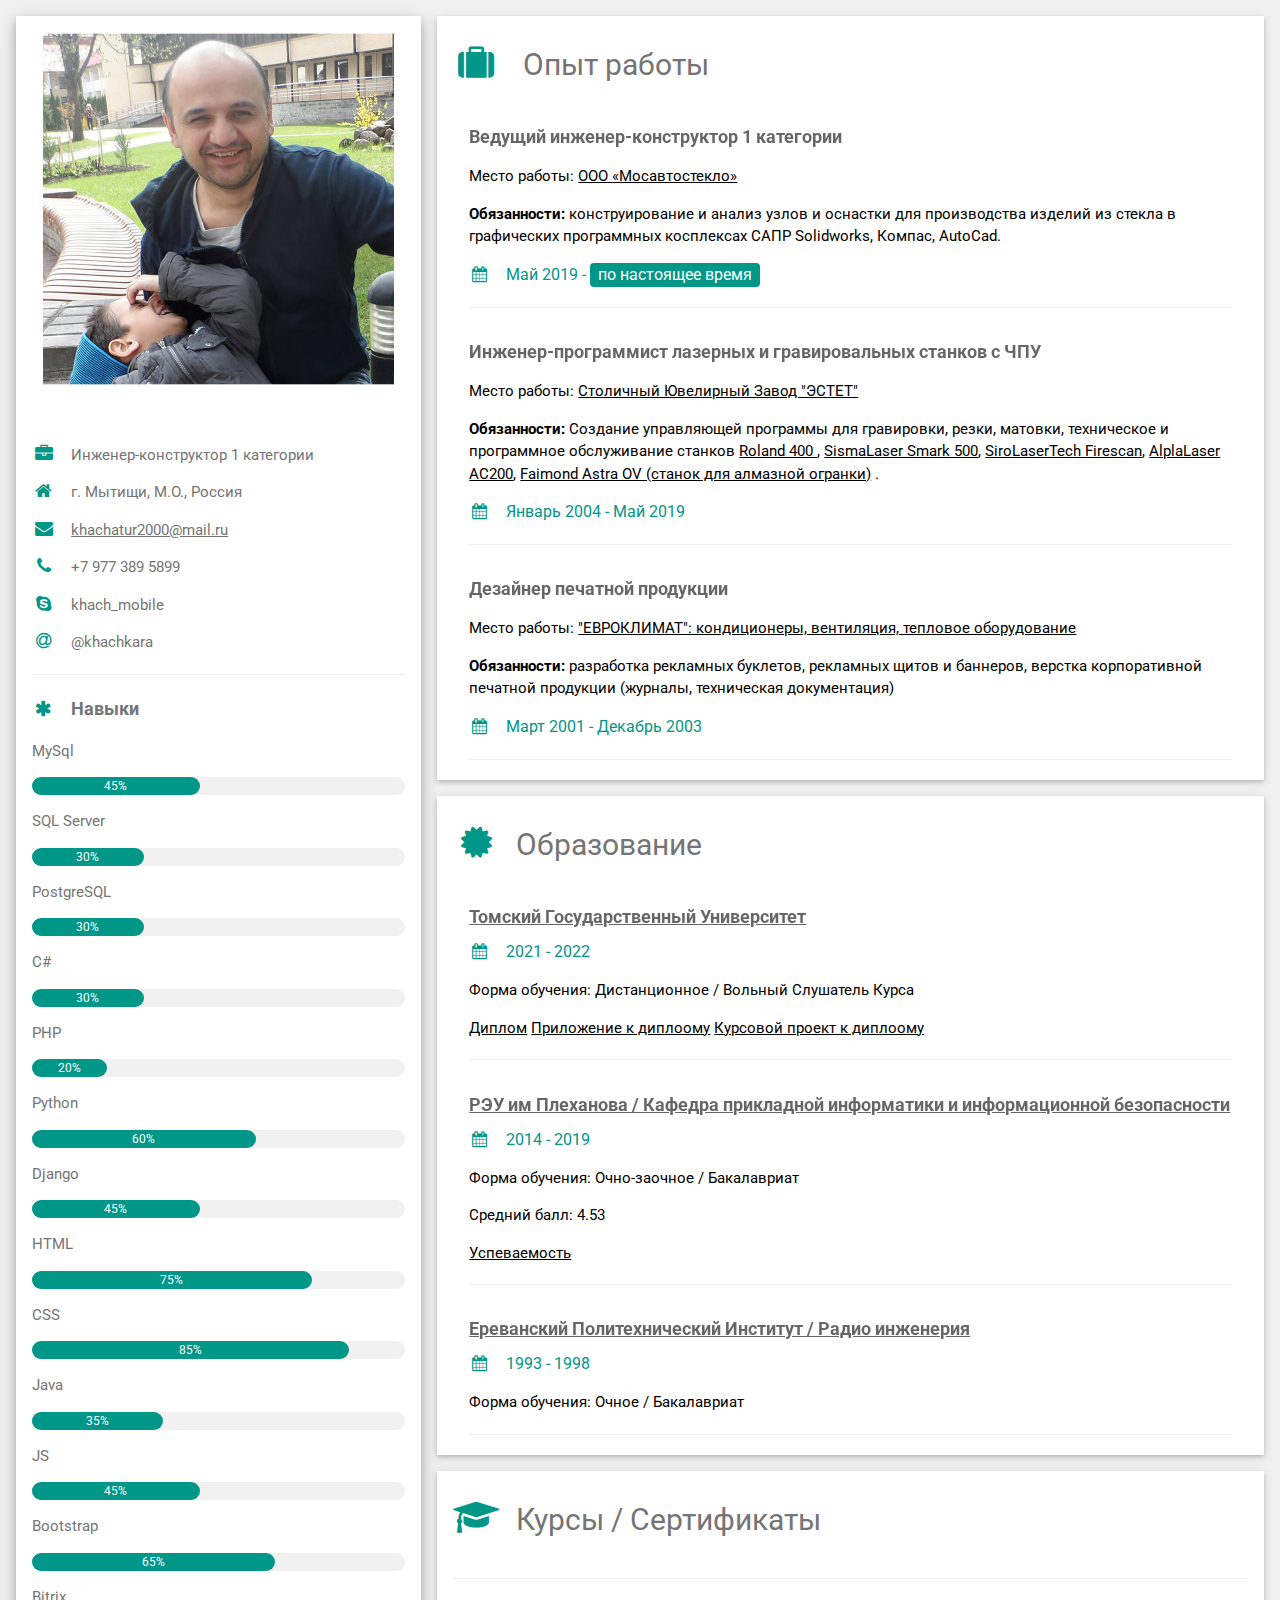
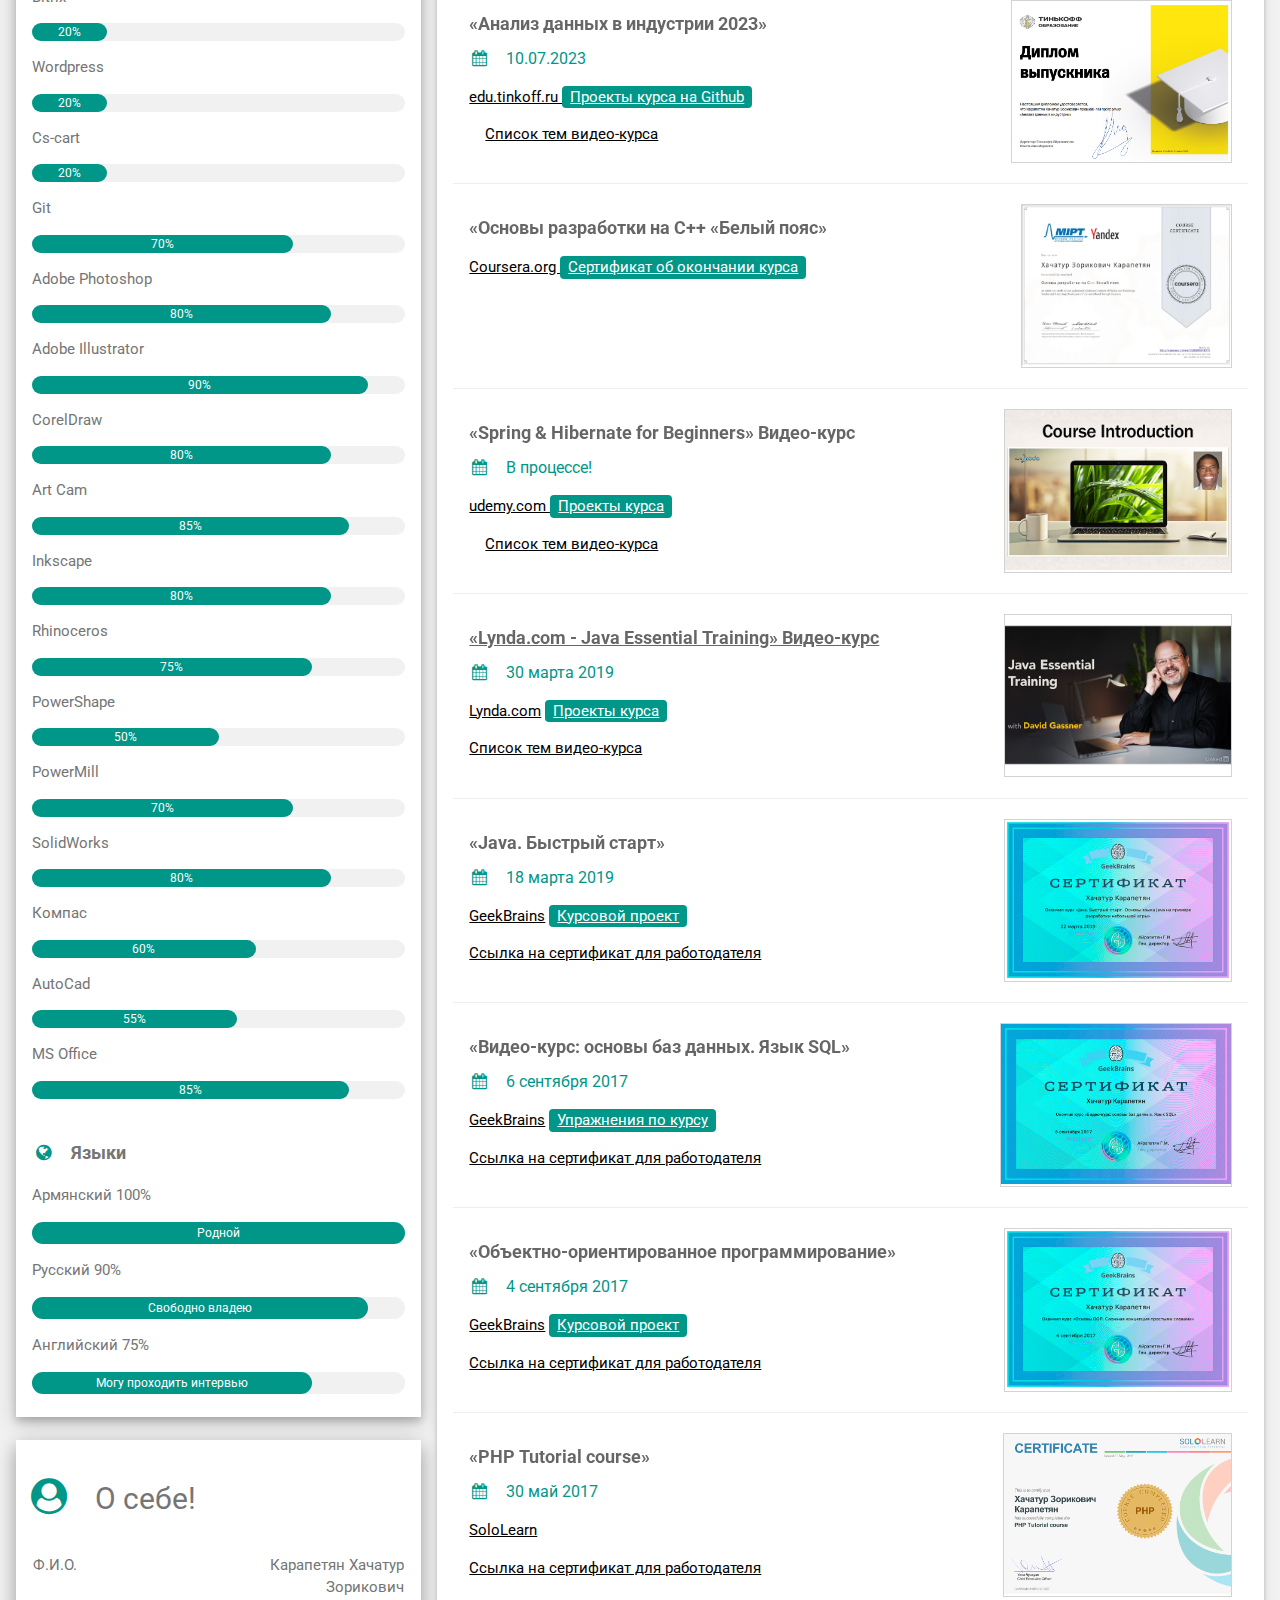
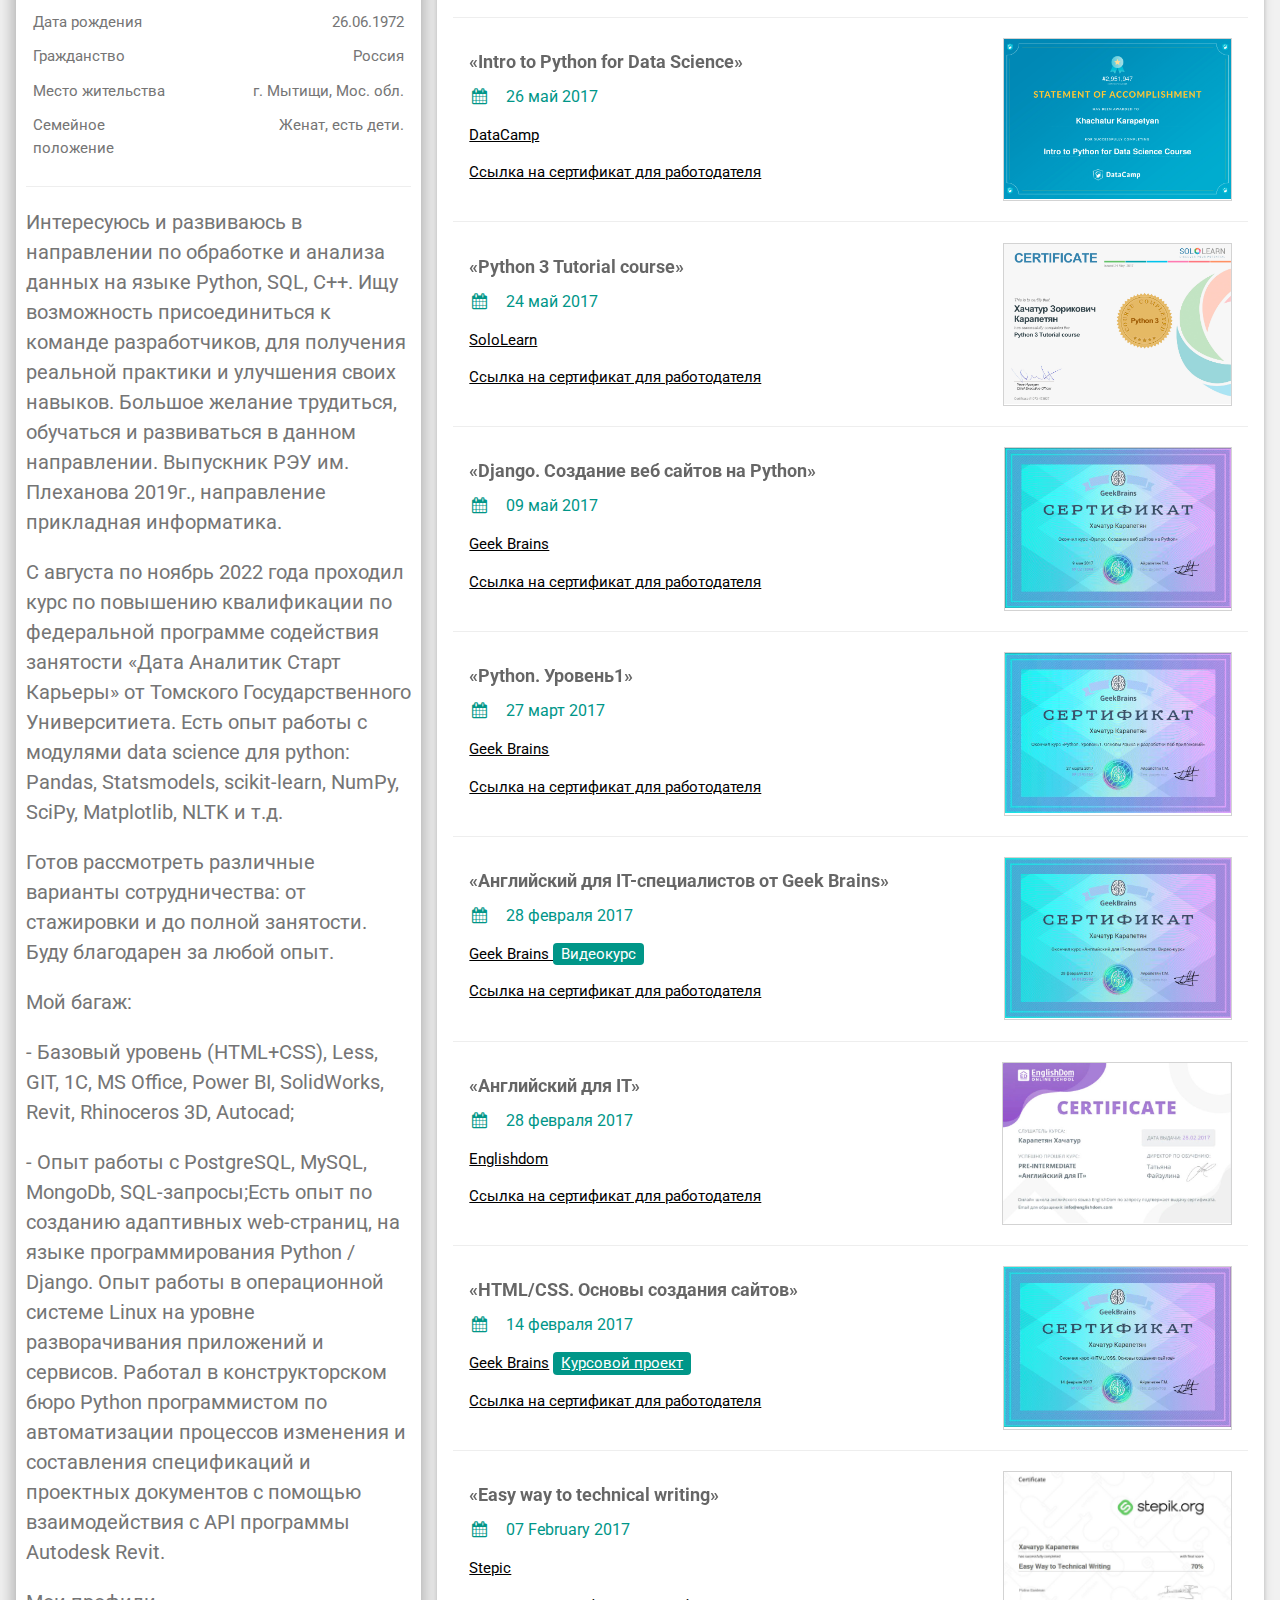
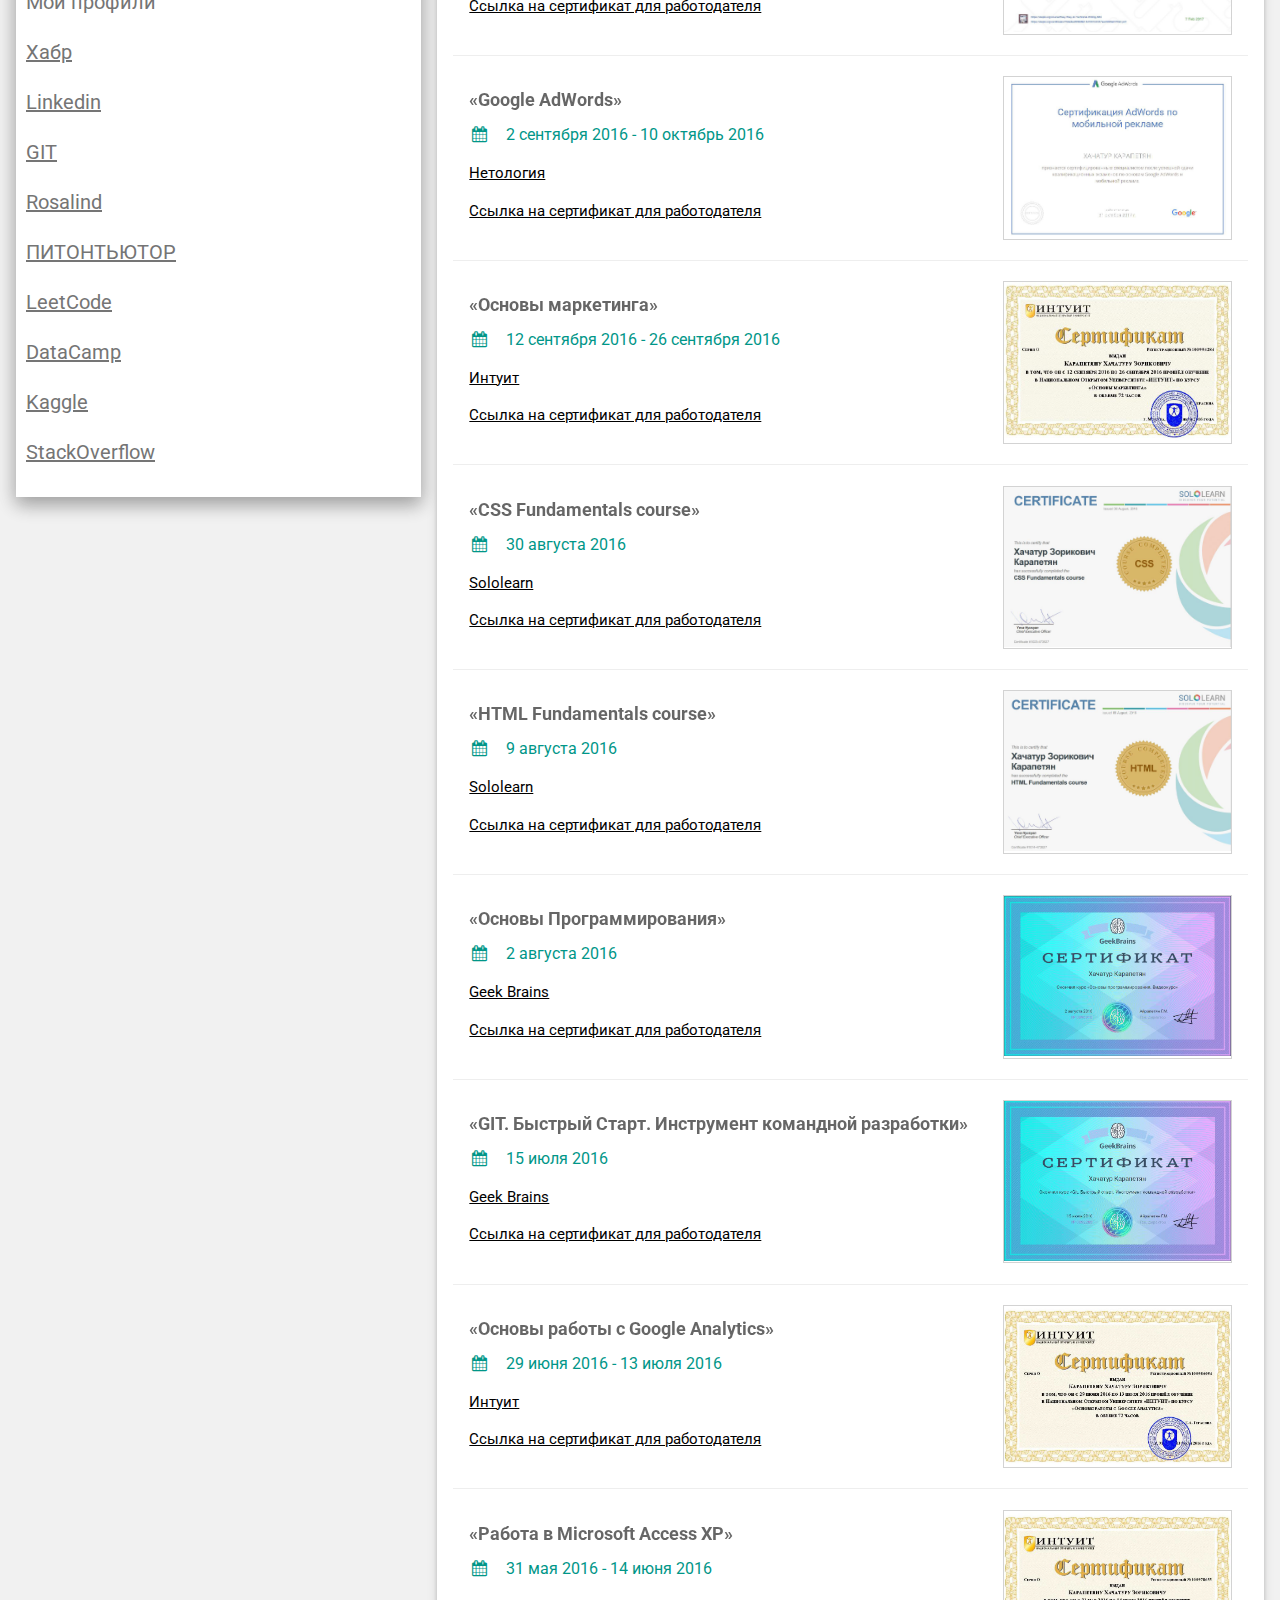
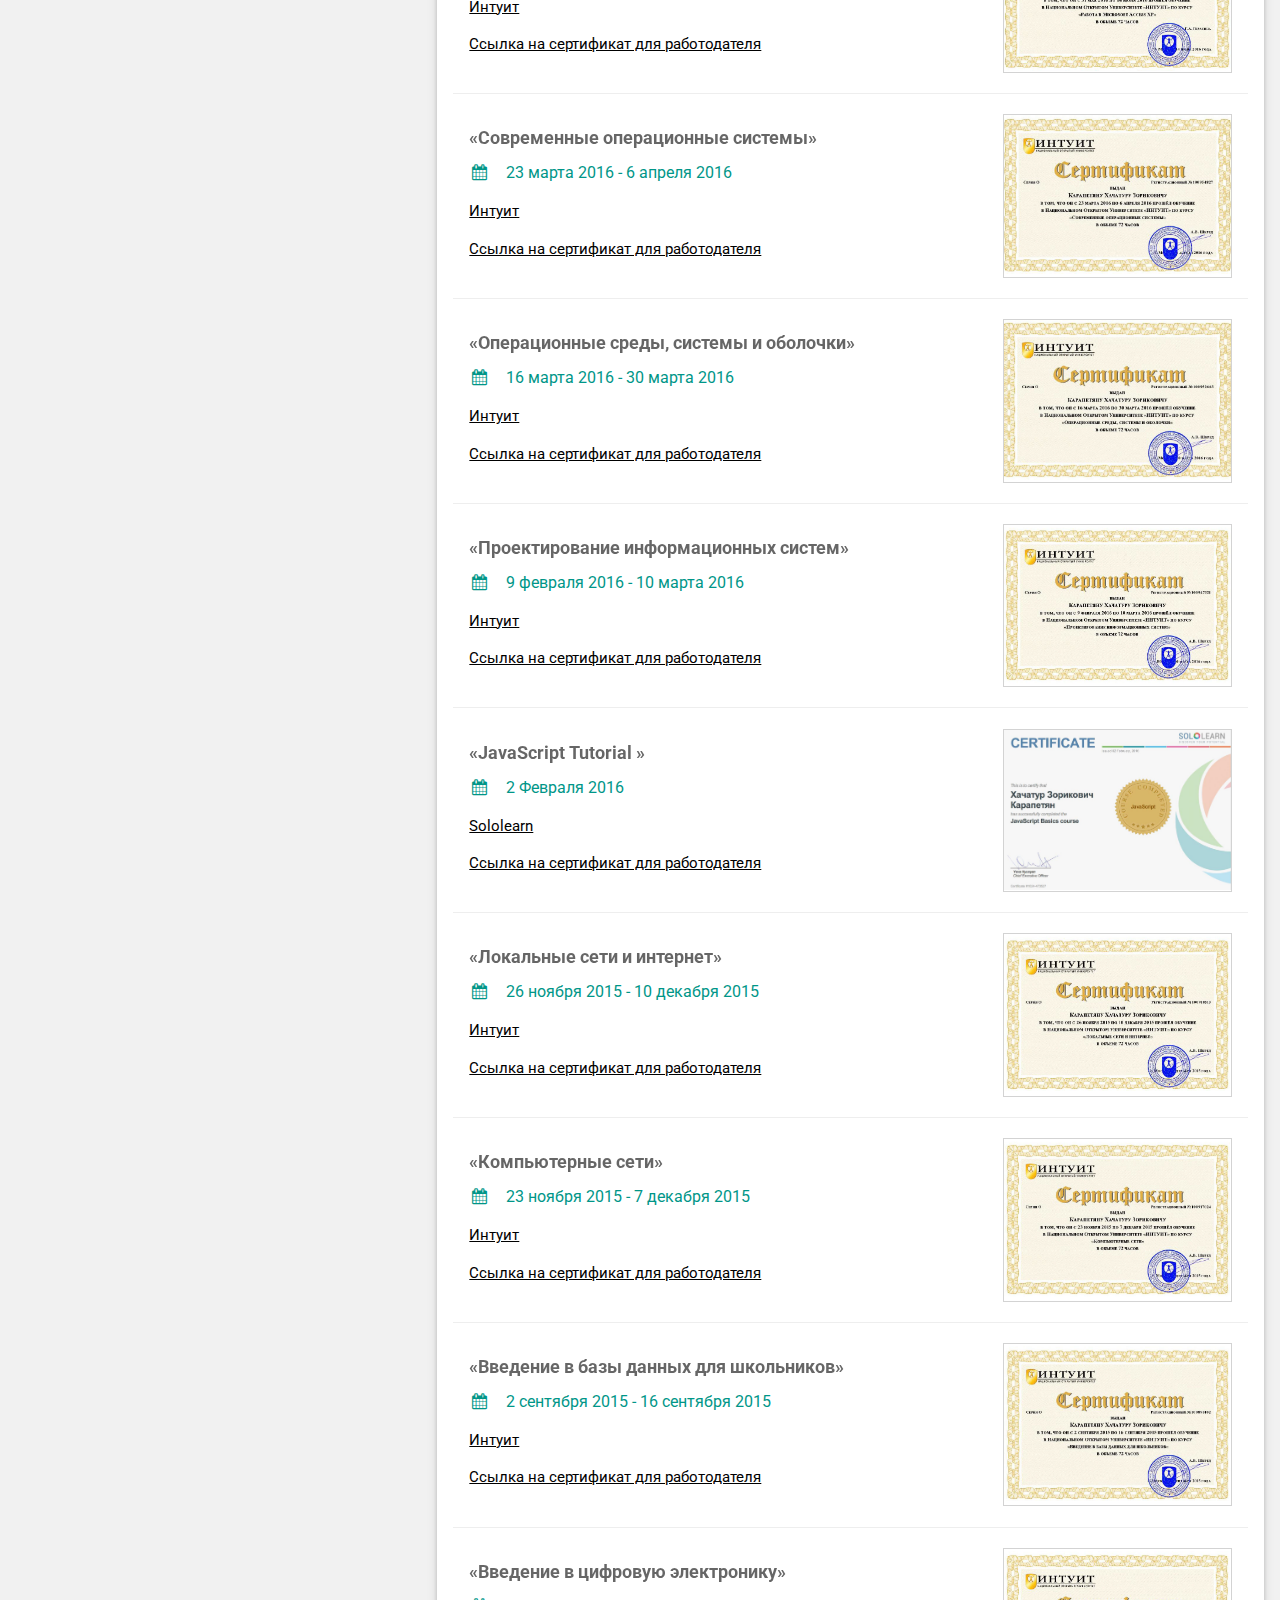
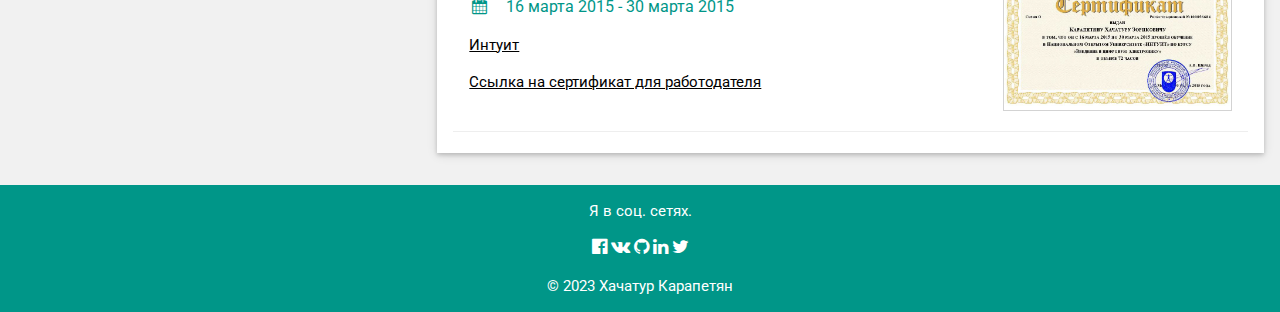
<file: index.html>
<!DOCTYPE html>
<html>
<title>Резюме</title>
<meta charset="UTF-8">
<meta name="keywords" content="стажировка, практика, юниор разработчик">
<meta name="description" content="Юниор разработчик Python / Django">
<meta name="viewport" content="width=device-width, initial-scale=1">
<link rel="icon" href="img/khach.jpg">
<link rel="stylesheet" href="css/w3.css">
<link rel='stylesheet' href='https://fonts.googleapis.com/css?family=Roboto'>
<link rel="stylesheet" href="https://cdnjs.cloudflare.com/ajax/libs/font-awesome/4.7.0/css/font-awesome.min.css">
<style>
    html, body, h1, h2, h3, h4, h5, h6 {
        font-family: "Roboto", sans-serif
    }
</style>
<head>
	<! -- Cronitor -->
	<script async src="https://rum.cronitor.io/script.js"></script>
		<script>
	    		window.cronitor = window.cronitor || function() { (window.cronitor.q = window.cronitor.q || []).push(arguments); };
	    		cronitor('config', { clientKey: '5b6569f927dbc43d5b9e777341b35e06' });
		</script>
	<! -- End of Cronitor -->
	
	<!-- Google Tag Manager GTM-WFPHMFT -->
		<script>(function(w,d,s,l,i){w[l]=w[l]||[];w[l].push({'gtm.start':
		new Date().getTime(),event:'gtm.js'});var f=d.getElementsByTagName(s)[0],
		j=d.createElement(s),dl=l!='dataLayer'?'&l='+l:'';j.async=true;j.src=
		'https://www.googletagmanager.com/gtm.js?id='+i+dl;f.parentNode.insertBefore(j,f);
		})(window,document,'script','dataLayer','GTM-WFPHMFT');</script>
	<!-- End Google Tag Manager -->
	
	<!-- Google Tag Manager GTM-TCVNDX2 -->
		<script>(function(w,d,s,l,i){w[l]=w[l]||[];w[l].push({'gtm.start':
		new Date().getTime(),event:'gtm.js'});var f=d.getElementsByTagName(s)[0],
		j=d.createElement(s),dl=l!='dataLayer'?'&l='+l:'';j.async=true;j.src=
		'https://www.googletagmanager.com/gtm.js?id='+i+dl;f.parentNode.insertBefore(j,f);
		})(window,document,'script','dataLayer','GTM-TCVNDX2');</script>
	<!-- End Google Tag Manager -->
</head>	


<!-- Google tag (gtag.js) -->
	<script async src="https://www.googletagmanager.com/gtag/js?id=G-Q03EWWKPY5"></script>
	<script>
	  window.dataLayer = window.dataLayer || [];
	  function gtag(){dataLayer.push(arguments);}
	  gtag('js', new Date());

	  gtag('config', 'G-Q03EWWKPY5');
	</script>	
<!-- End Google tag manually -->	

	
<body class="w3-light-grey">
	<!-- Google Tag Manager (noscript) GTM-WFPHMFT -->
		<noscript><iframe src="https://www.googletagmanager.com/ns.html?id=GTM-WFPHMFT"
		height="0" width="0" style="display:none;visibility:hidden"></iframe></noscript>
	<!-- End Google Tag Manager (noscript) -->
	
	<!-- Google Tag Manager (noscript) GTM-TCVNDX2 -->
		<noscript><iframe src="https://www.googletagmanager.com/ns.html?id=GTM-TCVNDX2"
		height="0" width="0" style="display:none;visibility:hidden"></iframe></noscript>
	<!-- End Google Tag Manager (noscript) -->

<!-- Page Container -->
    <div class="w3-content w3-margin-top" style="max-width:1400px;">

    <!-- The Grid -->
    <div class="w3-row-padding">

        <!-- Left Column -->
        <div class="w3-third">
            <div class="w3-white w3-text-grey w3-card-4">
                <div class="w3-display-container">
                    	<!--    
                    <div class="lang-version-khach">
						<span><a href="index.html">Рус</a></span> / <span><a href="en.html">Eng</a></span>
                    </div>
			-->
						
                    <img src="img/I_son.jpg" style="width:100%" alt="Avatar">
                    <div class="w3-display-bottomleft w3-container w3-text-black khach-text">
                    </div>
                </div>
                <div class="w3-container">
                    <p><i class="fa fa-briefcase fa-fw w3-margin-right w3-large w3-text-teal"></i>Инженер-конструктор 1 категории
                    </p>
                    <p><i class="fa fa-home fa-fw w3-margin-right w3-large w3-text-teal"></i>г. Мытищи, М.О., Россия</p>
                    <p><i class="fa fa-envelope fa-fw w3-margin-right w3-large w3-text-teal"></i><a
                            href="mailto:khachatur2000@mail.ru" target="_blank">khachatur2000@mail.ru</a>
                    </p>
                    <p><i class="fa fa-phone fa-fw w3-margin-right w3-large w3-text-teal"></i>+7 977 389 5899</p>
                    <p><i class="fa fa-skype fa-fw w3-margin-right w3-large w3-text-teal"></i>khach_mobile</p>
                    <p><i class="fa fa-at fa-fw w3-margin-right w3-large w3-text-teal"></i>@khachkara</p>
                    <hr>

                    <!-- -------------------- Навыки --------------------------  -->
                    <p class="w3-large"><b><i class="fa fa-asterisk fa-fw w3-margin-right w3-text-teal"></i>Навыки</b>
                    </p>
                    <p>MySql</p>
                    <div class="w3-progress-container w3-round-xlarge w3-small">
                        <div class="w3-progressbar w3-round-xlarge w3-teal" style="width:45%">
                            <div class="w3-center w3-text-white">45%</div>
                        </div>
                    </div>
					<p>SQL Server</p>
                    <div class="w3-progress-container w3-round-xlarge w3-small">
                        <div class="w3-progressbar w3-round-xlarge w3-teal" style="width:30%">
                            <div class="w3-center w3-text-white">30%</div>
                        </div>
                    </div>
					<p>PostgreSQL</p>
                    <div class="w3-progress-container w3-round-xlarge w3-small">
                        <div class="w3-progressbar w3-round-xlarge w3-teal" style="width:30%">
                            <div class="w3-center w3-text-white">30%</div>
                        </div>
                    </div>
                    <p>C#</p>
                    <div class="w3-progress-container w3-round-xlarge w3-small">
                        <div class="w3-progressbar w3-round-xlarge w3-teal" style="width:30%">
                            <div class="w3-center w3-text-white">30%</div>
                        </div>
                    </div>
                    <p>PHP</p>
                    <div class="w3-progress-container w3-round-xlarge w3-small">
                        <div class="w3-progressbar w3-round-xlarge w3-teal" style="width:20%">
                            <div class="w3-center w3-text-white">20%</div>
                        </div>
                    </div>
                    <p>Python</p>
                    <div class="w3-progress-container w3-round-xlarge w3-small">
                        <div class="w3-progressbar w3-round-xlarge w3-teal" style="width:60%">
                            <div class="w3-center w3-text-white">60%</div>
                        </div>
                    </div>
                    <p>Django</p>
                    <div class="w3-progress-container w3-round-xlarge w3-small">
                        <div class="w3-progressbar w3-round-xlarge w3-teal" style="width:45%">
                            <div class="w3-center w3-text-white">45%</div>
                        </div>
                    </div>
                    <p>HTML</p>
                    <div class="w3-progress-container w3-round-xlarge w3-small">
                        <div class="w3-progressbar w3-round-xlarge w3-teal" style="width:75%">
                            <div class="w3-center w3-text-white">75%</div>
                        </div>
                    </div>
                    <p>CSS</p>
                    <div class="w3-progress-container w3-round-xlarge w3-small">
                        <div class="w3-progressbar w3-round-xlarge w3-teal" style="width:85%">
                            <div class="w3-center w3-text-white">85%</div>
                        </div>
                    </div>
					<p>Java</p>
                    <div class="w3-progress-container w3-round-xlarge w3-small">
                        <div class="w3-progressbar w3-round-xlarge w3-teal" style="width:35%">
                            <div class="w3-center w3-text-white">35%</div>
                        </div>
                    </div>
                    <p>JS</p>
                    <div class="w3-progress-container w3-round-xlarge w3-small">
                        <div class="w3-progressbar w3-round-xlarge w3-teal" style="width:45%">
                            <div class="w3-center w3-text-white">45%</div>
                        </div>
                    </div>
                    <p>Bootstrap</p>
                    <div class="w3-progress-container w3-round-xlarge w3-small">
                        <div class="w3-progressbar w3-round-xlarge w3-teal" style="width:65%">
                            <div class="w3-center w3-text-white">65%</div>
                        </div>
                    </div>
					<p>Bitrix</p>
                    <div class="w3-progress-container w3-round-xlarge w3-small">
                        <div class="w3-progressbar w3-round-xlarge w3-teal" style="width:20%">
                            <div class="w3-center w3-text-white">20%</div>
                        </div>
                    </div>
                    <p>Wordpress</p>
                    <div class="w3-progress-container w3-round-xlarge w3-small">
                        <div class="w3-progressbar w3-round-xlarge w3-teal" style="width:20%">
                            <div class="w3-center w3-text-white">20%</div>
                        </div>
                    </div>
                    <p>Cs-cart</p>
                    <div class="w3-progress-container w3-round-xlarge w3-small">
                        <div class="w3-progressbar w3-round-xlarge w3-teal" style="width:20%">
                            <div class="w3-center w3-text-white">20%</div>
                        </div>
                    </div>
                    <p>Git</p>
                    <div class="w3-progress-container w3-round-xlarge w3-small">
                        <div class="w3-progressbar w3-round-xlarge w3-teal" style="width:70%">
                            <div class="w3-center w3-text-white">70%</div>
                        </div>
                    </div>
                    <p>Adobe Photoshop</p>
                    <div class="w3-progress-container w3-round-xlarge w3-small">
                        <div class="w3-progressbar w3-round-xlarge w3-teal" style="width:80%">
                            <div class="w3-center w3-text-white">80%</div>
                        </div>
                    </div>
                    <p>Adobe Illustrator</p>
                    <div class="w3-progress-container w3-round-xlarge w3-small">
                        <div class="w3-progressbar w3-round-xlarge w3-teal" style="width:90%">
                            <div class="w3-center w3-text-white">90%</div>
                        </div>
                    </div>
                    <p>CorelDraw</p>
                    <div class="w3-progress-container w3-round-xlarge w3-small">
                        <div class="w3-progressbar w3-round-xlarge w3-teal" style="width:80%">
                            <div class="w3-center w3-text-white">80%</div>
                        </div>
                    </div>
                    <p>Art Cam</p>
                    <div class="w3-progress-container w3-round-xlarge w3-small">
                        <div class="w3-progressbar w3-round-xlarge w3-teal" style="width:85%">
                            <div class="w3-center w3-text-white">85%</div>
                        </div>
                    </div>
                    <p>Inkscape</p>
                    <div class="w3-progress-container w3-round-xlarge w3-small">
                        <div class="w3-progressbar w3-round-xlarge w3-teal" style="width:80%">
                            <div class="w3-center w3-text-white">80%</div>
                        </div>
                    </div>
                    <p>Rhinoceros</p>
                    <div class="w3-progress-container w3-round-xlarge w3-small">
                        <div class="w3-progressbar w3-round-xlarge w3-teal" style="width:75%">
                            <div class="w3-center w3-text-white">75%</div>
                        </div>
                    </div>
                    <p>PowerShape</p>
                    <div class="w3-progress-container w3-round-xlarge w3-small">
                        <div class="w3-progressbar w3-round-xlarge w3-teal" style="width:50%">
                            <div class="w3-center w3-text-white">50%</div>
                        </div>
                    </div>
                    <p>PowerMill</p>
                    <div class="w3-progress-container w3-round-xlarge w3-small">
                        <div class="w3-progressbar w3-round-xlarge w3-teal" style="width:70%">
                            <div class="w3-center w3-text-white">70%</div>
                        </div>
                    </div>
                    <p>SolidWorks</p>
                    <div class="w3-progress-container w3-round-xlarge w3-small">
                        <div class="w3-progressbar w3-round-xlarge w3-teal" style="width:80%">
                            <div class="w3-center w3-text-white">80%</div>
                        </div>
                    </div>
					<p>Компас</p>
                    <div class="w3-progress-container w3-round-xlarge w3-small">
                        <div class="w3-progressbar w3-round-xlarge w3-teal" style="width:60%">
                            <div class="w3-center w3-text-white">60%</div>
                        </div>
                    </div>
					<p>AutoCad</p>
                    <div class="w3-progress-container w3-round-xlarge w3-small">
                        <div class="w3-progressbar w3-round-xlarge w3-teal" style="width:55%">
                            <div class="w3-center w3-text-white">55%</div>
                        </div>
                    </div>
                    <p>MS Office</p>
                    <div class="w3-progress-container w3-round-xlarge w3-small">
                        <div class="w3-progressbar w3-round-xlarge w3-teal" style="width:85%">
                            <div class="w3-center w3-text-white">85%</div>
                        </div>
                    </div>
                    <br>

                    <p class="w3-large w3-text-theme"><b><i class="fa fa-globe fa-fw w3-margin-right w3-text-teal"></i>Языки</b>
                    </p>
                    <p>Армянский 100%</p>
                    <div class="w3-progress-container w3-round-xlarge">
                        <div class="w3-progressbar w3-round-xlarge w3-teal khach-text" style="width:100%">
                            <span>Родной</span></div>
                    </div>
                    <p>Русский 90%</p>
                    <div class="w3-progress-container w3-round-xlarge">
                        <div class="w3-progressbar w3-round-xlarge w3-teal khach-text" style="width:90%"><span>Свободно владею</span>
                        </div>
                    </div>
                    <p>Английский 75%</p>
                    <div class="w3-progress-container w3-round-xlarge">
                        <div class="w3-progressbar w3-round-xlarge w3-teal khach-text" style="width:75%">
                            <span>Могу проходить интервью</span></div>
                    </div>
                    <br>
                </div>
            </div>
            <br>
	<!--------------------- О себе! ---------------------------------------------------->
            <div class="tasks">
                <div class="task-1">
                    <h2 class="w3-text-grey w3-padding-16"><i
                            class="fa fa-user-circle fa-fw w3-margin-right w3-xxlarge w3-text-teal"></i>
                        О себе!
                    </h2>
                    <h4>
                        <table>
                            <tr>
                                <td>
                                    Ф.И.О.
                                </td>
                                <td>
                                    Карапетян Хачатур Зорикович
                                </td>
                            </tr>
                            <tr>
                                <td>
                                    Дата рождения
                                </td>
                                <td>
                                    26.06.1972
                                </td>
                            </tr>
                            <tr>
                                <td>
                                    Гражданство
                                </td>
                                <td>
                                    Россия
                                </td>
                            </tr>
                            <tr>
                                <td>
                                    Место жительства
                                </td>
                                <td>
                                    г. Мытищи, Мос. обл.
                                </td>
                            </tr>
                            <tr>
                                <td>
                                    Семейное положение
                                </td>
                                <td>
                                    Женат, есть дети.
                                </td>
                            </tr>

                        </table>
                        <hr>
                        <div class="about">
                            <p>
                                Интересуюсь и развиваюсь в направлении по обработке и анализа данных на языке Python, SQL, C++.
								Ищу возможность присоединиться к команде разработчиков, для получения реальной практики и улучшения своих навыков. 
								Большое желание трудиться, обучаться и развиваться в данном направлении.
								Выпускник РЭУ им. Плеханова 2019г., направление прикладная информатика.
								<p>
								С августа по ноябрь 2022 года проходил курс по повышению квалификации по федеральной программе содействия занятости «Дата Аналитик Старт Карьеры» от Томского Государственного Университиета. 
								Есть опыт работы с модулями data science для python: Pandas, Statsmodels, scikit-learn, NumPy, SciPy, Matplotlib, NLTK и т.д.
								</p>
								<p>
								Готов рассмотреть различные варианты сотрудничества: от стажировки и до полной занятости.
								Буду благодарен за любой опыт.
								</p>
								<p>
								Мой багаж:
								</p>
				    				<p>
								- Базовый уровень (HTML+СSS), Less, GIT, 1С, MS Office, Power BI, SolidWorks, Revit, Rhinoceros 3D, Autocad;
								</p>
								- Опыт работы с PostgreSQL, MуSQL, MongoDb, SQL-запросы;Есть опыт по созданию адаптивных web-страниц, на языке программирования Python / Django.  
								Опыт работы в операционной системе Linux на уровне разворачивания приложений и сервисов. Работал в конструкторском бюро Python программистом по автоматизации процессов изменения и составления спецификаций и проектных документов с помощью взаимодействия с API программы Autodesk Revit.
								<p>
								Мои профили
								</p>
								<p>
								<a href = "https://habr.com/ru/users/Khachkara/">Хабр
								</a>
								</p>
								<p>
								<a href = "https://www.linkedin.com/in/хачатур-карапетян-71a2aba2/">Linkedin
								</a>
								</p> 
								<a href = "https://github.com/KhachKara"> GIT</a>
								<p>
								<a href = "http://rosalind.info/users/Khachkara/"> Rosalind</a>
								</p>
								<p>
								<a href = "https://pythontutor.ru"> ПИТОНТЬЮТОР</a>
								</p>
								<p>
								<a href = "https://leetcode.com/KhachKara/"> LeetCode</a>
								</p>
								<p>
								<a href = "https://app.datacamp.com/profile/khachatur2000"> DataCamp</a>
								</p>
								<p>
								<a href = "https://www.kaggle.com/khachkara"> Kaggle</a>
								</p>
								<p>
								<a href =  "https://stackoverflow.com/users/12917313/Хачатур-Карапетян"> StackOverflow</a>
								</p>
                            </p>
                        </div>
                    </h4>
                </div>
            </div>
            <!-- End Left Column -->
        </div>

        <!-- Right Column -->
        <div class="w3-twothird">

            <div class="w3-container w3-card-2 w3-white w3-margin-bottom">
                <!--
				<div class="lang-version-khach">
                    <span><a href="index.html">Рус</a></span> / <span><a href="en.html">Eng</a></span>
                </div>
                -->
				<h2 class="w3-text-grey w3-padding-16">
                    <i class="fa fa-suitcase fa-fw w3-margin-right w3-xxlarge w3-text-teal"></i>
                    Опыт работы
                </h2>
				
			<!-- МосАвтоСтекло -->               
                <div class="w3-container">
                    <h5 class="w3-opacity"><b>Ведущий инженер-конструктор 1 категории</b></h5>
                    <P>Место работы: <a href="http://www.mosavtosteklo.ru" target="_blank">ООО «Мосавтостекло»</a>
                    </P>
                    <P><b>Обязанности:</b> конструирование и анализ узлов и оснастки для производства изделий из стекла в графических программных косплексах САПР Solidworks, Компас, AutoCad.
                    </P>
                    <h6 class="w3-text-teal"><i class="fa fa-calendar fa-fw w3-margin-right"></i>Май 2019 - <span
                            class="w3-tag w3-teal w3-round">по настоящее время</span></h6>
                    <hr>
                </div>

			<!-- ЭСТЕТ -->               
                <div class="w3-container">
                    <h5 class="w3-opacity"><b>Инженер-программист лазерных и гравировальных станков с ЧПУ</b></h5>
                    <P>Место работы: <a href="http://www.estet.ru" target="_blank">Столичный Ювелирный Завод "ЭСТЕТ"</a>
                    </P>
                    <P><b>Обязанности:</b> Создание управляющей программы для гравировки, резки, матовки, техническое и программное обслуживание станков
                        <a href="http://esadigital.ru/catalog/gravirovalnye-stanki/egx-400/" target="_blank">Roland
                            400
                        </a>,
                        <a href="http://www.sisma.com/eng/jewellery/laser/fiber-ytterbium-marking-laser/big-smark-200f-400f-500f-700f.php"
                           target="_blank">SismaLaser Smark 500</a>,
                        <a href="http://sirolasertec.de/" target="_blank">SiroLaserTech Firescan</a>,
                        <a href="http://www.alphalaser.de/en/products/list/ac-300-f/overview.html" target="_blank">AlplaLaser
                            AC200</a>, <a href="http://www.faimond.com/faimond-products/ballsbeads/astra-ov" target="_blank">
                            Faimond Astra OV (станок для алмазной огранки)</a> .
                    </P>
                    <h6 class="w3-text-teal"><i class="fa fa-calendar fa-fw w3-margin-right"></i>Январь 2004 - Май 2019</h6>
                    <hr>
                </div>
			
			<!-- Евроклимат -->                
				<div class="w3-container">
                    <h5 class="w3-opacity"><b>Дезайнер печатной продукции</b></h5>
                    <P>Место работы: <a href="http://euroclimat.ru" target="_blank">"ЕВРОКЛИМАТ": кондиционеры,
                        вентиляция, тепловое оборудование</a></P>
                    <P><b>Обязанности:</b> разработка рекламных буклетов, рекламных щитов и баннеров, верстка
                        корпоративной печатной продукции (журналы, техническая документация)
                    </P>
                    <h6 class="w3-text-teal"><i class="fa fa-calendar fa-fw w3-margin-right"></i>Март 2001 - Декабрь
                        2003
                    </h6>
                    <hr>
                </div>
            </div>

            <!--  -------------------- Образование ---------------------------------------------------            -->
            <div class="w3-container w3-card-2 w3-white w3-margin-bottom">
                <h2 class="w3-text-grey w3-padding-16"><i
                        class="fa fa-certificate fa-fw w3-margin-right w3-xxlarge w3-text-teal"></i>Образование</h2>
                <div class="w3-container">
                    <h5 class="w3-opacity"><b>
                        <a href="https://tsu-dpo.ru/program/data" target="_blank">Томский Государственный
                            Университет</a></b></h5>
                    <h6 class="w3-text-teal"><i class="fa fa-calendar fa-fw w3-margin-right"></i>2021 - 2022</h6>
                    <p>Форма обучения: Дистанционное / Вольный Слушатель Курса</p>
                    <a href="https://cloud.mail.ru/public/fbxp/p3ZGsQk4d" target="_blank">Диплом</a>
                    <a href="https://cloud.mail.ru/public/JWoT/S4pZJzrbi" target="_blank">Приложение к диплоому</a>
                    <a href="https://github.com/KhachKara/TGU_kursovaya" target="_blank">Курсовой проект к диплоому</a>
                    <hr>
                </div>
                <div class="w3-container">
                    <h5 class="w3-opacity"><b><a
                            href="https://www.rea.ru/ru/org/cathedries/Pages/Kafedra-prikladnykh-informacionnykh-tekhnologijj-i-informacionnojj-bezopasnosti.aspx"
                            target="_blank">РЭУ им Плеханова / Кафедра прикладной информатики и информационной безопасности</a></b>
                    </h5>
                    <h6 class="w3-text-teal"><i class="fa fa-calendar fa-fw w3-margin-right"></i>2014 - 2019</h6>
                    <p>Форма обучения: Очно-заочное / Бакалавриат</p>
					<P>Средний балл: 4.53</P>
					<a href="Успеваемость.pdf" target="_blank">Успеваемость</a>
                    <hr>
                </div>
                <div class="w3-container">
                    <h5 class="w3-opacity"><b>
                        <a href="http://polytech.am/wpolytech/?lang=ru" target="_blank">Ереванский Политехнический
                            Институт / Радио инженерия</a></b></h5>
                    <h6 class="w3-text-teal"><i class="fa fa-calendar fa-fw w3-margin-right"></i>1993 - 1998</h6>
                    <p>Форма обучения: Очное / Бакалавриат</p>
                    <hr>
                </div>
            </div>

            <!--  -------- Курсы / Сертификаты -------- -->
            <div class="w3-container w3-card-2 w3-white w3-margin-bottom ">
                <h2 class="w3-text-grey w3-padding-16"><i
                        class="fa fa-graduation-cap fa-fw w3-margin-right w3-xxlarge w3-text-teal"></i>Курсы /
                    Сертификаты</h2>
                <hr>

                <div class="container-certificates">
        <!-- ---------- Конец / Начало блока  «Анализ данных в индустрии 2023» -->
                    <div class="w3-container khach-article">
                        <div class="container-article-text">
                            <h5 class="w3-opacity"><b>
                            «Анализ данных в индустрии 2023» </b></h5>
                            <h6 class="w3-text-teal"><i class="fa fa-calendar fa-fw w3-margin-right"></i>10.07.2023
                            </h6>
                            <p> <a  href="https://edu.tinkoff.ru/my-activities/courses/stream/7b797055-21b0-4f0d-89fd-24905f664699/program" target="_blank"> edu.tinkoff.ru </a>
                                <a class="w3-tag w3-teal w3-round" href="https://edu.tinkoff.ru/my-activities/courses/stream/7b797055-21b0-4f0d-89fd-24905f664699/program"
                                target="_blank" title="Змейка">  Проекты курса на Github <!</a> 
                            </p>

                            <a href="https://github.com/KhachKara/Tink_Data_Analytics_in_Industry_2023" target="_blank">Список тем видео-курса</a>
                        </div>
                        <div class="container-article-image">
                            <img src="img/certificates/ScreenShot033.jpg" height="160"
                                alt="" class="">
                        </div>
                    </div>
                    <hr>  
        <!-- ---------- Конец / Начало блока  «Основы разработки на C++: белый пояс» -->
                    <div class="w3-container khach-article">
                        <div class="container-article-text">
                            <h5 class="w3-opacity"><b>
                            «Основы разработки на C++ «Белый пояс» </a> </b></h5>
                            <p> <a  href="https://www.coursera.org" target="_blank"> Сoursera.org </a>
                                <a class="w3-tag w3-teal w3-round" href="https://www.coursera.org/account/accomplishments/verify/2R58WXVTB7TV?utm_source=link&utm_medium=certificate&utm_content=cert_image&utm_campaign=sharing_cta&utm_product=course"
                                target="_blank" title="Змейка"> Сертификат об окончании курса </a> 
                            </p>
                        </div>
                        <div class="container-article-image">
                            <img src="img/certificates/ScreenShot032.jpg" height="160"
                                alt="" class="">
                        </div>
                    </div>
                    <hr>        
		<!-- ---------- Конец / Начало блока  «Lynda.com - Java Essential Training» -->
                    <div class="w3-container khach-article">
                        <div class="container-article-text">
                            <h5 class="w3-opacity"><b>
						<!-- 	<a href="https://vk.com/videos39817202?section=album_1" 
							target="_blank"> -->
							«Spring & Hibernate for Beginners» Видео-курс <!-- </a> --> </b></h5>
                            <h6 class="w3-text-teal"><i class="fa fa-calendar fa-fw w3-margin-right"></i>В процессе!
                            </h6>
                            <p> <a  href="https://www.udemy.com/spring-hibernate-tutorial/?couponCode=SPRING-BLOG-15" target="_blank"> udemy.com </a>
                                <a class="w3-tag w3-teal w3-round" href="https://github.com/KhachKara/Projects/tree/master/Spring/Spring-Hibernate"
                                   target="_blank" title="Змейка">  Проекты курса <!</a> 
                            </p>

                            <a href="https://github.com/KhachKara/Projects/blob/master/Spring/Spring-Hibernate/Список%20тем%20видео-курса.txt" target="_blank">Список тем видео-курса</a>
                        </div>
                        <div class="container-article-image">
                            <img src="img/certificates/ScreenShot031.jpg" height="160"
                                 alt="" class="">
                        </div>
                    </div>
                    <hr>
		<!-- ---------- Конец / Начало блока  «Lynda.com - Java Essential Training» -->
                    <div class="w3-container khach-article">
                        <div class="container-article-text">
                            <h5 class="w3-opacity"><b>
							<a href="https://vk.com/videos39817202?section=album_1" 
							target="_blank">
							«Lynda.com - Java Essential Training» Видео-курс</a></b></h5>
                            <h6 class="w3-text-teal"><i class="fa fa-calendar fa-fw w3-margin-right"></i>30 марта 2019
                            </h6>
                            <p><a  href="https://www.lynda.com/search?q=java" target="_blank">Lynda.com</a>
                                <a class="w3-tag w3-teal w3-round" href="https://github.com/KhachKara/Lynda.com/blob/master/Java_Essential_Training/Lynda.com%20-%20Java%20Essential%20Training.zip"
                                   target="_blank" title="Змейка"> Проекты курса </a>
                            </p>

                            <a href="https://github.com/KhachKara/Lynda.com/blob/master/Java_Essential_Training/Список%20тем%20видео-курса.html" target="_blank">Список тем видео-курса</a>
                        </div>
                        <div class="container-article-image">
                            <img src="img/certificates/ScreenShot030.jpg" height="160"
                                 alt="" class="">
                        </div>
                    </div>
                    <hr>
		<!-- ---------- Конец / Начало блока  «Java. Быстрый старт»  -------  -->
                    <div class="w3-container khach-article">
                        <div class="container-article-text">
                            <h5 class="w3-opacity"><b>«Java. Быстрый старт»</b></h5>
                            <h6 class="w3-text-teal"><i class="fa fa-calendar fa-fw w3-margin-right"></i>18 марта 2019
                            </h6>
                            <p><a  href="https://geekbrains.ru/chapters/1541 target="_blank">GeekBrains</a>
                                <a class="w3-tag w3-teal w3-round" href="https://github.com/KhachKara/Catch_the_drop"
                                   target="_blank" title="Змейка"> Курсовой проект</a>
                            </p>

                            <a href="https://geekbrains.ru/certificates/577330" target="_blank">Ссылка на сертификат
                                для работодателя</a>
                        </div>
                        <div class="container-article-image">
                            <img src="img/certificates/ScreenShot029.jpg" height="160"
                                 alt="" class="">
                        </div>
                    </div>
                    <hr>
        <!-- ---------- Конец / Начало блока  «Видео-курс: основы баз данных. Язык SQL» -------  -->
                    <div class="w3-container khach-article">
                        <div class="container-article-text">
                            <h5 class="w3-opacity"><b>«Видео-курс: основы баз данных. Язык SQL»</b></h5>
                            <h6 class="w3-text-teal"><i class="fa fa-calendar fa-fw w3-margin-right"></i>6 сентября 2017
                            </h6>
                            <p><a  href="https://geekbrains.ru/courses/86" target="_blank">GeekBrains</a>
                                <a class="w3-tag w3-teal w3-round" href="https://github.com/KhachKara/DB"
                                   target="_blank" title="Змейка"> Упражнения по курсу </a>
                            </p>

                            <a href="https://geekbrains.ru/certificates/311425" target="_blank">Ссылка на сертификат
                                для работодателя</a>
                        </div>
                        <div class="container-article-image">
                            <img src="img/certificates/ScreenShot028.jpg" height="160"
                                 alt="" class="">
                        </div>
                    </div>
                    <hr>
                    <!-- ---------- Конец / Начало блока  «Объектно-ориентированное программирование» -------  -->
                    <div class="w3-container khach-article">
                        <div class="container-article-text">
                            <h5 class="w3-opacity"><b>«Объектно-ориентированное программирование»</b></h5>
                            <h6 class="w3-text-teal"><i class="fa fa-calendar fa-fw w3-margin-right"></i>4 сентября 2017
                            </h6>
                            <p><a  href="https://geekbrains.ru/courses/70" target="_blank">GeekBrains</a>
                                <a class="w3-tag w3-teal w3-round" href="https://github.com/KhachKara/snake"
                                   target="_blank" title="Змейка"> Курсовой проект</a>
                            </p>

                            <a href="https://geekbrains.ru/certificates/309801" target="_blank">Ссылка на сертификат
                                для работодателя</a>
                        </div>
                        <div class="container-article-image">
                            <img src="img/certificates/ScreenShot027.jpg" height="160"
                                 alt="" class="">
                        </div>
                    </div>
                    <hr>
                    <!-- ---------- Конец / Начало блока  «PHP Tutorial course» -------  -->
                    <div class="w3-container khach-article">
                        <div class="container-article-text">
                            <h5 class="w3-opacity"><b>«PHP Tutorial course»</b></h5>
                            <h6 class="w3-text-teal"><i class="fa fa-calendar fa-fw w3-margin-right"></i>30 май 2017
                            </h6>
                            <p><a  href="https://www.sololearn.com/Play/PHP" target="_blank">SoloLearn
                            </p>
                            <a href="https://www.sololearn.com/Certificate/1059-473527/pdf/" target="_blank">Ссылка на сертификат
                                для работодателя</a>
                        </div>
                        <div class="container-article-image">
                            <img src="img/certificates/ScreenShot026.jpg" height="160"
                                 alt="" class="">
                        </div>
                    </div>
                    <hr>
                    <!-- ---------- Конец / Начало блока  «Intro to Python for Data Science» -------  -->
                    <div class="w3-container khach-article">
                        <div class="container-article-text">
                            <h5 class="w3-opacity"><b>«Intro to Python for Data Science»</b></h5>
                            <h6 class="w3-text-teal"><i class="fa fa-calendar fa-fw w3-margin-right"></i>26 май 2017
                            </h6>
                            <p><a  href="https://www.datacamp.com/courses/intro-to-python-for-data-science" target="_blank">DataCamp
                            </p>
                            <a href="https://www.datacamp.com/statement-of-accomplishment/course/cc39e8dd52a0bd40ddbed44bac14331a43252b79" target="_blank">Ссылка на сертификат
                                для работодателя</a>
                        </div>
                        <div class="container-article-image">
                            <img src="img/certificates/ScreenShot025.jpg" height="160"
                                 alt="" class="">
                        </div>
                    </div>
                    <hr>
                    <!-- ---------- Конец / Начало блока  «Python 3 Tutorial course»  -------  -->
                    <div class="w3-container khach-article">
                        <div class="container-article-text">
                            <h5 class="w3-opacity"><b>«Python 3 Tutorial course»</b></h5>
                            <h6 class="w3-text-teal"><i class="fa fa-calendar fa-fw w3-margin-right"></i>24 май 2017
                            </h6>
                            <p><a  href="https://www.sololearn.com/Course/Python/" target="_blank">SoloLearn
                            </p>
                            <a href="https://www.sololearn.com/Certificate/1073-473527/pdf/" target="_blank">Ссылка на сертификат
                                для работодателя</a>
                        </div>
                        <div class="container-article-image">
                            <img src="img/certificates/ScreenShot024.jpg" height="160"
                                 alt="" class="">
                        </div>
                    </div>
                    <hr>
                    <!-- ---------- Конец / Начало блока  «Django. Создание веб сайтов на Python»  -------  -->
                    <div class="w3-container khach-article">
                        <div class="container-article-text">
                            <h5 class="w3-opacity"><b>«Django. Создание веб сайтов на Python»</b></h5>
                            <h6 class="w3-text-teal"><i class="fa fa-calendar fa-fw w3-margin-right"></i>09 май 2017
                            </h6>
                            <p><a  href="https://geekbrains.ru/streams/1749/lessons/11038" target="_blank">Geek Brains
                            </p>
                            <a href="https://geekbrains.ru/certificates/211844" target="_blank">Ссылка на сертификат
                                для работодателя</a>
                        </div>
                        <div class="container-article-image">
                            <img src="img/certificates/ScreenShot023.jpg" height="160"
                                 alt="" class="">
                        </div>
                    </div>
                    <hr>
                    <!-- ---------- Конец / Начало блока  «Python. Уровень1» -------  -->
                    <div class="w3-container khach-article">
                        <div class="container-article-text">
                            <h5 class="w3-opacity"><b>«Python. Уровень1»</b></h5>
                            <h6 class="w3-text-teal"><i class="fa fa-calendar fa-fw w3-margin-right"></i>27 март 2017
                            </h6>
                            <p><a  href="https://geekbrains.ru/streams/1490/lessons/9843" target="_blank">Geek Brains
                            </p>
                            <a href="https://geekbrains.ru/certificates/195165.ru" target="_blank">Ссылка на сертификат
                                для работодателя</a>
                        </div>
                        <div class="container-article-image">
                            <img src="img/certificates/ScreenShot022.jpg" height="160"
                                 alt="" class="">
                        </div>
                    </div>
                    <hr>
                    <!-- ---------- Конец / Начало блока  «Английский для IT-специалистов от Geek Brains» -------  -->
                    <div class="w3-container khach-article">
                        <div class="container-article-text">
                            <h5 class="w3-opacity"><b>«Английский для IT-специалистов от Geek Brains»</b></h5>
                            <h6 class="w3-text-teal"><i class="fa fa-calendar fa-fw w3-margin-right"></i>28 февраля 2017
                            </h6>
                            <p><a  href="https://geekbrains.ru/courses/98" target="_blank">Geek Brains
                                <span class="w3-tag w3-teal w3-round"> Видеокурс </span></a>
                            </p>
                            <a href="https://geekbrains.ru/go/LD9sn4" target="_blank">Ссылка на сертификат
                                для работодателя</a>
                        </div>
                        <div class="container-article-image">
                            <img src="img/certificates/ScreenShot021.jpg" height="160"
                                 alt="" class="">
                        </div>
                    </div>
                    <hr>
                    <!-- ---------- Конец / Начало блока  «Английский для IT»  -------  -->
                    <div class="w3-container khach-article">
                        <div class="container-article-text">
                            <h5 class="w3-opacity"><b>«Английский для IT»</b></h5>
                            <h6 class="w3-text-teal"><i class="fa fa-calendar fa-fw w3-margin-right"></i>28 февраля 2017
                            </h6>
                            <p><a href="https://www.englishdom.com/courses/english-for-it/" target="_blank">Englishdom</a>
                            </p>
                            <a href="https://www.englishdom.com/cn/6c3851b4/" target="_blank">Ссылка на сертификат
                                для работодателя</a>
                        </div>
                        <div class="container-article-image">
                            <img src="img/certificates/ScreenShot020.jpg" height="160"
                                 alt="" class="">
                        </div>
                    </div>
                    <hr>
                    <!-- ---------- Конец / Начало блока  «HTML/CSS. Основы создания сайтов»  -------  -->
                    <div class="w3-container khach-article">
                        <div class="container-article-text">
                            <h5 class="w3-opacity"><b>«HTML/CSS. Основы создания сайтов»</b></h5>
                            <h6 class="w3-text-teal"><i class="fa fa-calendar fa-fw w3-margin-right"></i>14 февраля 2017
                            </h6>
                            <p><a href="https://geekbrains.ru/streams/1359/lessons/9227" target="_blank">Geek Brains</a>
                                <a class="w3-tag w3-teal w3-round" href="https://github.com/KhachKara/Geek_Brains/tree/master/magazin_fruktov"
                                   target="_blank" title="Интернет магазин фруктов"> Курсовой проект</a>
                            </p>
                            <a href="https://geekbrains.ru/certificates/174218" target="_blank">Ссылка на сертификат
                                для работодателя</a>
                        </div>
                        <div class="container-article-image">
                            <img src="img/certificates/ScreenShot001.jpg" height="160"
                                 alt="" class="">
                        </div>
                    </div>
                    <hr>
                    <!-- ---------- Конец / Начало блока  «Easy way to technical writing» -------  -->
                    <div class="w3-container khach-article">
                        <div class="container-article-text">
                            <h5 class="w3-opacity"><b>«Easy way to technical writing»</b></h5>
                            <h6 class="w3-text-teal"><i class="fa fa-calendar fa-fw w3-margin-right"></i>07 February
                                2017
                            </h6>
                            <p><a href="https://stepik.org/course/Easy-Way-to-Technical-Writing-684/syllabus"
                                  target="_blank">Stepic</a></p>
                            <a href="https://stepik.org/certificate/278de9e295686b13d7837c0337eec900fa03762c.pdf"
                               target="_blank">Ссылка на сертификат
                                для работодателя</a>
                        </div>
                        <div class="container-article-image">
                            <img src="img/certificates/ScreenShot002.jpg" height="160"
                                 alt="" class="">
                        </div>
                    </div>
                    <hr>
                    <!-- ---------- Конец / Начало блока  «Google AdWords»  -------  -->
                    <div class="w3-container khach-article">
                        <div class="container-article-text">
                            <h5 class="w3-opacity"><b>«Google AdWords»</b></h5>
                            <h6 class="w3-text-teal"><i class="fa fa-calendar fa-fw w3-margin-right"></i>2 сентября 2016
                                -
                                10 октябрь 2016</h6>
                            <p><a href="http://netology.ru/profile/program/GA-1/schedule/all"
                                  target="_blank">Нетология</a>
                            </p>
                            <a href="https://www.google.com/partners/?hl=ru#p_certification_html;cert=6"
                               target="_blank">Ссылка на
                                сертификат
                                для
                                работодателя</a>
                        </div>
                        <div class="container-article-image">
                            <img src="img/certificates/ScreenShot003.jpg" height="160"
                                 alt="" class="">
                        </div>
                    </div>
                    <hr>
                    <!-- ---------- Конец / Начало блока «Основы маркетинга»  -------  -->
                    <div class="w3-container khach-article">
                        <div class="container-article-text">
                            <h5 class="w3-opacity"><b>«Основы маркетинга»</b></h5>
                            <h6 class="w3-text-teal"><i class="fa fa-calendar fa-fw w3-margin-right"></i>12 сентября
                                2016 -
                                26 сентября 2016</h6>
                            <p><a href="http://www.intuit.ru/studies/courses/3535/777/info" target="_blank">Интуит</a>
                            </p>
                            <a href="http://www.intuit.ru/verifydiplomas/100994284" target="_blank">Ссылка на сертификат
                                для
                                работодателя</a>
                        </div>
                        <div class="container-article-image">
                            <img src="img/certificates/ScreenShot004.jpg" height="160"
                                 alt="" class="">
                        </div>
                    </div>
                    <hr>
                    <!-- ---------- Конец / Начало блока «CSS Fundamentals course»  -------  -->
                    <div class="w3-container khach-article">
                        <div class="container-article-text">
                            <h5 class="w3-opacity"><b>«CSS Fundamentals course»</b></h5>
                            <h6 class="w3-text-teal"><i class="fa fa-calendar fa-fw w3-margin-right"></i>30 августа 2016
                            </h6>
                            <p><a href="https://www.sololearn.com/Course/CSS/" target="_blank">Sololearn</a></p>
                            <a href="http://www.sololearn.com/Certificate/1023-473527/pdf/" target="_blank">Ссылка на
                                сертификат для
                                работодателя</a>
                        </div>
                        <div class="container-article-image">
                            <img src="img/certificates/ScreenShot005.jpg" height="160"
                                 alt="" class="">
                        </div>
                    </div>
                    <hr>
                    <!-- ---------- Конец / Начало блока «HTML Fundamentals course»  -------  -->
                    <div class="w3-container khach-article">
                        <div class="container-article-text">
                            <h5 class="w3-opacity"><b>«HTML Fundamentals course»</b></h5>
                            <h6 class="w3-text-teal"><i class="fa fa-calendar fa-fw w3-margin-right"></i>9 августа 2016
                            </h6>
                            <p><a href="https://www.sololearn.com/Course/HTML/" target="_blank">Sololearn</a></p>
                            <a href="http://www.sololearn.com/Certificate/1014-473527/pdf/" target="_blank">Ссылка на
                                сертификат для
                                работодателя</a>
                        </div>
                        <div class="container-article-image">
                            <img src="img/certificates/ScreenShot006.jpg" height="160"
                                 alt="" class="">
                        </div>
                    </div>
                    <hr>
                    <!-- ---------- Конец / Начало блока «Основы Программирования»  -------  -->
                    <div class="w3-container khach-article">
                        <div class="container-article-text">
                            <h5 class="w3-opacity"><b>«Основы Программирования»</b></h5>
                            <h6 class="w3-text-teal"><i class="fa fa-calendar fa-fw w3-margin-right"></i>2 августа 2016
                            </h6>
                            <p><a href="https://geekbrains.ru/courses/58/chapters/868" target="_blank">Geek Brains</a>
                            </p>
                            <a href="https://geekbrains.ru/certificates/96910" target="_blank">Ссылка на сертификат для
                                работодателя</a>
                        </div>
                        <div class="container-article-image">
                            <img src="img/certificates/ScreenShot007.jpg" height="160"
                                 alt="" class="">
                        </div>
                    </div>
                    <hr>
                    <!-- ---------- Конец / Начало блока «GIT. Быстрый Старт. Инструмент командной разработки»  -------  -->
                    <div class="w3-container khach-article">
                        <div class="container-article-text">
                            <h5 class="w3-opacity"><b>«GIT. Быстрый Старт. Инструмент командной разработки»</b></h5>
                            <h6 class="w3-text-teal"><i class="fa fa-calendar fa-fw w3-margin-right"></i>15 июля 2016
                            </h6>
                            <p><a href="https://geekbrains.ru/courses/66/chapters/942" target="_blank">Geek Brains</a>
                            </p>
                            <a href="https://geekbrains.ru/certificates/92269" target="_blank">Ссылка на сертификат для
                                работодателя</a>
                        </div>
                        <div class="container-article-image">
                            <img src="img/certificates/ScreenShot008.jpg" height="160"
                                 alt="" class="">
                        </div>
                    </div>
                    <hr>
                    <!-- ---------- Конец / Начало блока «Основы работы с Google Analytics»  -------  -->
                    <div class="w3-container khach-article">
                        <div class="container-article-text">
                            <h5 class="w3-opacity"><b>«Основы работы с Google Analytics»</b></h5>
                            <h6 class="w3-text-teal"><i class="fa fa-calendar fa-fw w3-margin-right"></i>29 июня 2016 -
                                13
                                июля 2016</h6>
                            <p><a href="http://www.intuit.ru/studies/courses/4493/1018/info" target="_blank">Интуит</a>
                            </p>
                            <a href="http://www.intuit.ru/verifydiplomas/100986054" target="_blank">Ссылка на сертификат
                                для
                                работодателя</a>
                        </div>
                        <div class="container-article-image">
                            <img src="img/certificates/ScreenShot009.jpg" height="160"
                                 alt="" class="">
                        </div>
                    </div>
                    <hr>
                    <!-- ---------- Конец / Начало блока «Работа в Microsoft Access XP»  -------  -->
                    <div class="w3-container khach-article">
                        <div class="container-article-text">
                            <h5 class="w3-opacity"><b>«Работа в Microsoft Access XP»</b></h5>
                            <h6 class="w3-text-teal"><i class="fa fa-calendar fa-fw w3-margin-right"></i>31 мая 2016 -
                                14
                                июня 2016</h6>
                            <p><a href="http://www.intuit.ru/studies/courses/1127/126/info" target="_blank">Интуит</a>
                            </p>
                            <a href="http://www.intuit.ru/verifydiplomas/100978655" target="_blank">Ссылка на сертификат
                                для
                                работодателя</a>
                        </div>
                        <div class="container-article-image">
                            <img src="img/certificates/ScreenShot010.jpg" height="160"
                                 alt="" class="">
                        </div>
                    </div>
                    <hr>
                    <!-- ---------- Конец / Начало блока «Современные операционные системы»  -------  -->
                    <div class="w3-container khach-article">
                        <div class="container-article-text">
                            <h5 class="w3-opacity"><b>«Современные операционные системы»</b></h5>
                            <h6 class="w3-text-teal"><i class="fa fa-calendar fa-fw w3-margin-right"></i>23 марта 2016 -
                                6
                                апреля 2016</h6>
                            <p><a href="http://www.intuit.ru/studies/courses/631/487/info" target="_blank">Интуит</a>
                            </p>
                            <a href="http://www.intuit.ru/verifydiplomas/100954827" target="_blank">Ссылка на сертификат
                                для
                                работодателя</a>
                        </div>
                        <div class="container-article-image">
                            <img src="img/certificates/ScreenShot011.jpg" height="160"
                                 alt="" class="">
                        </div>
                    </div>
                    <hr>
                    <!-- ---------- Конец / Начало блока «Операционные среды, системы и оболочки»  -------  -->
                    <div class="w3-container khach-article">
                        <div class="container-article-text">
                            <h5 class="w3-opacity"><b>«Операционные среды, системы и оболочки»</b></h5>
                            <h6 class="w3-text-teal"><i class="fa fa-calendar fa-fw w3-margin-right"></i>16 марта 2016 -
                                30
                                марта 2016</h6>
                            <p><a href="http://www.intuit.ru/studies/courses/492/348/info" target="_blank">Интуит</a>
                            </p>
                            <a href="http://www.intuit.ru/verifydiplomas/100952663" target="_blank">Ссылка на сертификат
                                для
                                работодателя</a>
                        </div>
                        <div class="container-article-image">
                            <img src="img/certificates/ScreenShot012.jpg" height="160"
                                 alt="" class="">
                        </div>
                    </div>
                    <hr>
                    <!-- ---------- Конец / Начало блока «Проектирование информационных систем»   -------  -->
                    <div class="w3-container khach-article">
                        <div class="container-article-text">
                            <h5 class="w3-opacity"><b>«Проектирование информационных систем»</b></h5>
                            <h6 class="w3-text-teal"><i class="fa fa-calendar fa-fw w3-margin-right"></i>9 февраля 2016
                                - 10
                                марта 2016</h6>
                            <p><a href="http://www.intuit.ru/studies/courses/2195/55/info" target="_blank">Интуит</a>
                            </p>
                            <a href="http://www.intuit.ru/verifydiplomas/100947321" target="_blank">Ссылка на сертификат
                                для
                                работодателя</a>
                        </div>
                        <div class="container-article-image">
                            <img src="img/certificates/ScreenShot013.jpg" height="160"
                                 alt="" class="">
                        </div>
                    </div>
                    <hr>
                    <!-- ---------- Конец / Начало блока «JavaScript Tutorial »   -------  -->
                    <div class="w3-container khach-article">
                        <div class="container-article-text">
                            <h5 class="w3-opacity"><b>«JavaScript Tutorial »</b></h5>
                            <h6 class="w3-text-teal"><i class="fa fa-calendar fa-fw w3-margin-right"></i>2 Февраля 2016
                            </h6>
                            <p><a href="https://www.sololearn.com/Course/JavaScript/" target="_blank">Sololearn</a></p>
                            <a href="http://www.sololearn.com/Certificate/1024-473527/pdf/" target="_blank">Ссылка на
                                сертификат для
                                работодателя</a>
                        </div>
                        <div class="container-article-image">
                            <img src="img/certificates/ScreenShot014.jpg" height="160"
                                 alt="" class="">
                        </div>
                    </div>
                    <hr>
                    <!-- ---------- Конец / Начало блока «Локальные сети и интернет»  -------  -->
                    <div class="w3-container khach-article">
                        <div class="container-article-text">
                            <h5 class="w3-opacity"><b>«Локальные сети и интернет»</b></h5>
                            <h6 class="w3-text-teal"><i class="fa fa-calendar fa-fw w3-margin-right"></i>26 ноября 2015
                                - 10
                                декабря 2015</h6>
                            <p><a href="http://www.intuit.ru/studies/courses/509/365/info" target="_blank">Интуит</a>
                            </p>
                            <a href="http://www.intuit.ru/verifydiplomas/100918513" target="_blank">Ссылка на сертификат
                                для
                                работодателя</a>
                        </div>
                        <div class="container-article-image">
                            <img src="img/certificates/ScreenShot015.jpg" height="160"
                                 alt="" class="">
                        </div>
                    </div>
                    <hr>
                    <!-- ---------- Конец / Начало блока «Компьютерные сети»  -------  -->
                    <div class="w3-container khach-article">
                        <div class="container-article-text">
                            <h5 class="w3-opacity"><b>«Компьютерные сети»</b></h5>
                            <h6 class="w3-text-teal"><i class="fa fa-calendar fa-fw w3-margin-right"></i>23 ноября 2015
                                - 7
                                декабря 2015</h6>
                            <p><a href="http://www.intuit.ru/studies/courses/3688/930/info" target="_blank">Интуит</a>
                            </p>
                            <a href="http://www.intuit.ru/verifydiplomas/100917024" target="_blank">Ссылка на сертификат
                                для
                                работодателя</a>
                        </div>
                        <div class="container-article-image">
                            <img src="img/certificates/ScreenShot016.jpg" height="160"
                                 alt="" class="">
                        </div>
                    </div>
                    <hr>
                    <!-- ---------- Конец / Начало блока «Введение в базы данных для школьников»  -------  -->
                    <div class="w3-container khach-article">
                        <div class="container-article-text">
                            <h5 class="w3-opacity"><b>«Введение в базы данных для школьников»</b></h5>
                            <h6 class="w3-text-teal"><i class="fa fa-calendar fa-fw w3-margin-right"></i>2 сентября 2015
                                -
                                16 сентября 2015</h6>
                            <p><a href="http://www.intuit.ru/studies/courses/3688/930/info" target="_blank">Интуит</a>
                            </p>
                            <a href="http://www.intuit.ru/verifydiplomas/100893102" target="_blank">Ссылка на
                                сертификат для
                                работодателя</a>
                        </div>
                        <div class="container-article-image">
                            <img src="img/certificates/ScreenShot017.jpg" height="160"
                                 alt="" class="">
                        </div>
                    </div>
                    <hr>
                    <!-- ---------- Конец / Начало блока «Введение в цифровую электронику»  -------  -->
                    <div class="w3-container khach-article">
                        <div class="container-article-text">
                            <h5 class="w3-opacity"><b>«Введение в цифровую электронику»</b></h5>
                            <h6 class="w3-text-teal"><i class="fa fa-calendar fa-fw w3-margin-right"></i>16 марта 2015 -
                                30
                                марта 2015</h6>
                            <p><a href="http://www.intuit.ru/studies/courses/3688/930/info" target="_blank">Интуит</a>
                            </p>
                            <a href="http://www.intuit.ru/verifydiplomas/100856684" target="_blank">Ссылка на сертификат
                                для
                                работодателя</a>
                        </div>
                        <div class="container-article-image">
                            <img src="img/certificates/ScreenShot018.jpg" height="160"
                                 alt="" class="">
                        </div>
                    </div>
                    <hr>
                    <!-- ----------  конец блока   -------  -->
                </div>

            </div>

        </div>

    </div>

</div>

<!-- Page Footer -->
<footer class="w3-container w3-teal w3-center w3-margin-top">
    <p>Я в соц. сетях.</p>
    <a href="https://www.facebook.com/khachkara?ref=bookmarks" target="_blank"><i
            class="fa fa-facebook-official w3-hover-text-indigo w3-large"></i></a>
    <a href="https://vk.com/id39817202" target="_blank"><i class="fa fa-vk w3-hover-text-indigo w3-large"></i></a>
    <a href="https://github.com/KhachKara" target="_blank"><i class="fa fa-github w3-hover-text-indigo w3-large" aria-hidden="true"></i></a>
    <a href="https://www.linkedin.com/in/khachatur-karapetian-71a2aba2/" target="_blank"><i class="fa fa-linkedin w3-hover-text-indigo w3-large" aria-hidden="true"></i></a>
    <a href="https://twitter.com/Khachkara" target="_blank"><i class="fa fa-twitter  w3-hover-text-indigo w3-large" aria-hidden="true"></i></a>
    
    <p> © 2023 Хачатур Карапетян</p>
</footer>
<!-- ----------------------------- Google Analytics -------------------------------- -->
<script>
    (function(i,s,o,g,r,a,m){i['GoogleAnalyticsObject']=r;i[r]=i[r]||function(){
            (i[r].q=i[r].q||[]).push(arguments)},i[r].l=1*new Date();a=s.createElement(o),
        m=s.getElementsByTagName(o)[0];a.async=1;a.src=g;m.parentNode.insertBefore(a,m)
    })(window,document,'script','https://www.google-analytics.com/analytics.js','ga');

    ga('create', 'UA-82473223-1', 'auto');
    ga('send', 'pageview');
</script>

<!-- ----------------------------- Yandex Metrica -------------------------------- -->
<!-- Yandex.Metrika counter -->
<script type="text/javascript" >
   (function(m,e,t,r,i,k,a){m[i]=m[i]||function(){(m[i].a=m[i].a||[]).push(arguments)};
   m[i].l=1*new Date();
   for (var j = 0; j < document.scripts.length; j++) {if (document.scripts[j].src === r) { return; }}
   k=e.createElement(t),a=e.getElementsByTagName(t)[0],k.async=1,k.src=r,a.parentNode.insertBefore(k,a)})
   (window, document, "script", "https://mc.yandex.ru/metrika/tag.js", "ym");

   ym(92058355, "init", {
        clickmap:true,
        trackLinks:true,
        accurateTrackBounce:true
   });
</script>
<noscript><div><img src="https://mc.yandex.ru/watch/92058355" style="position:absolute; left:-9999px;" alt="" /></div></noscript>
<!-- /Yandex.Metrika counter -->

<!-- Yandex.Metrika counter -->
<script type="text/javascript" >
   (function(m,e,t,r,i,k,a){m[i]=m[i]||function(){(m[i].a=m[i].a||[]).push(arguments)};
   m[i].l=1*new Date();
   for (var j = 0; j < document.scripts.length; j++) {if (document.scripts[j].src === r) { return; }}
   k=e.createElement(t),a=e.getElementsByTagName(t)[0],k.async=1,k.src=r,a.parentNode.insertBefore(k,a)})
   (window, document, "script", "https://mc.yandex.ru/metrika/tag.js", "ym");

   ym(92393660, "init", {
        clickmap:true,
        trackLinks:true,
        accurateTrackBounce:true,
        webvisor:true
   });
</script>
<noscript><div><img src="https://mc.yandex.ru/watch/92393660" style="position:absolute; left:-9999px;" alt="" /></div></noscript>
<!-- /Yandex.Metrika counter -->				    
				    
</body>
</html>
</file>
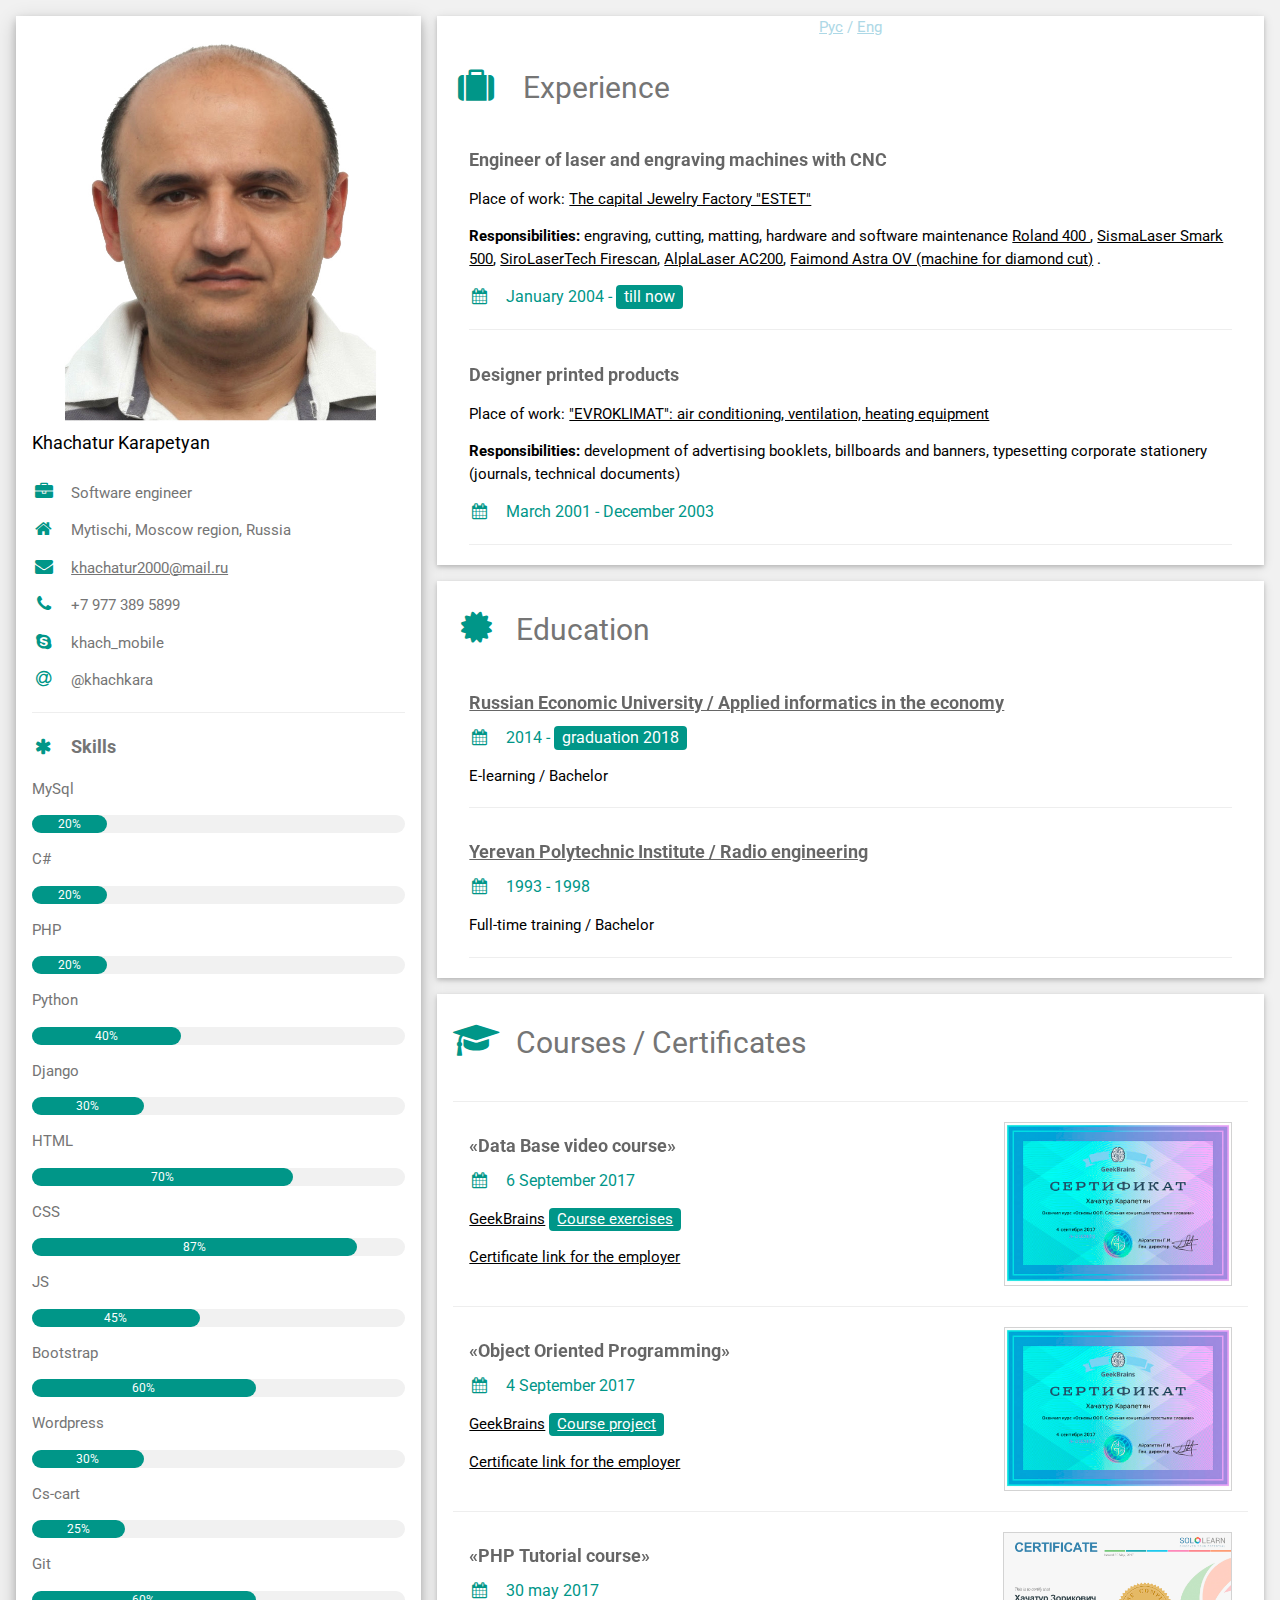
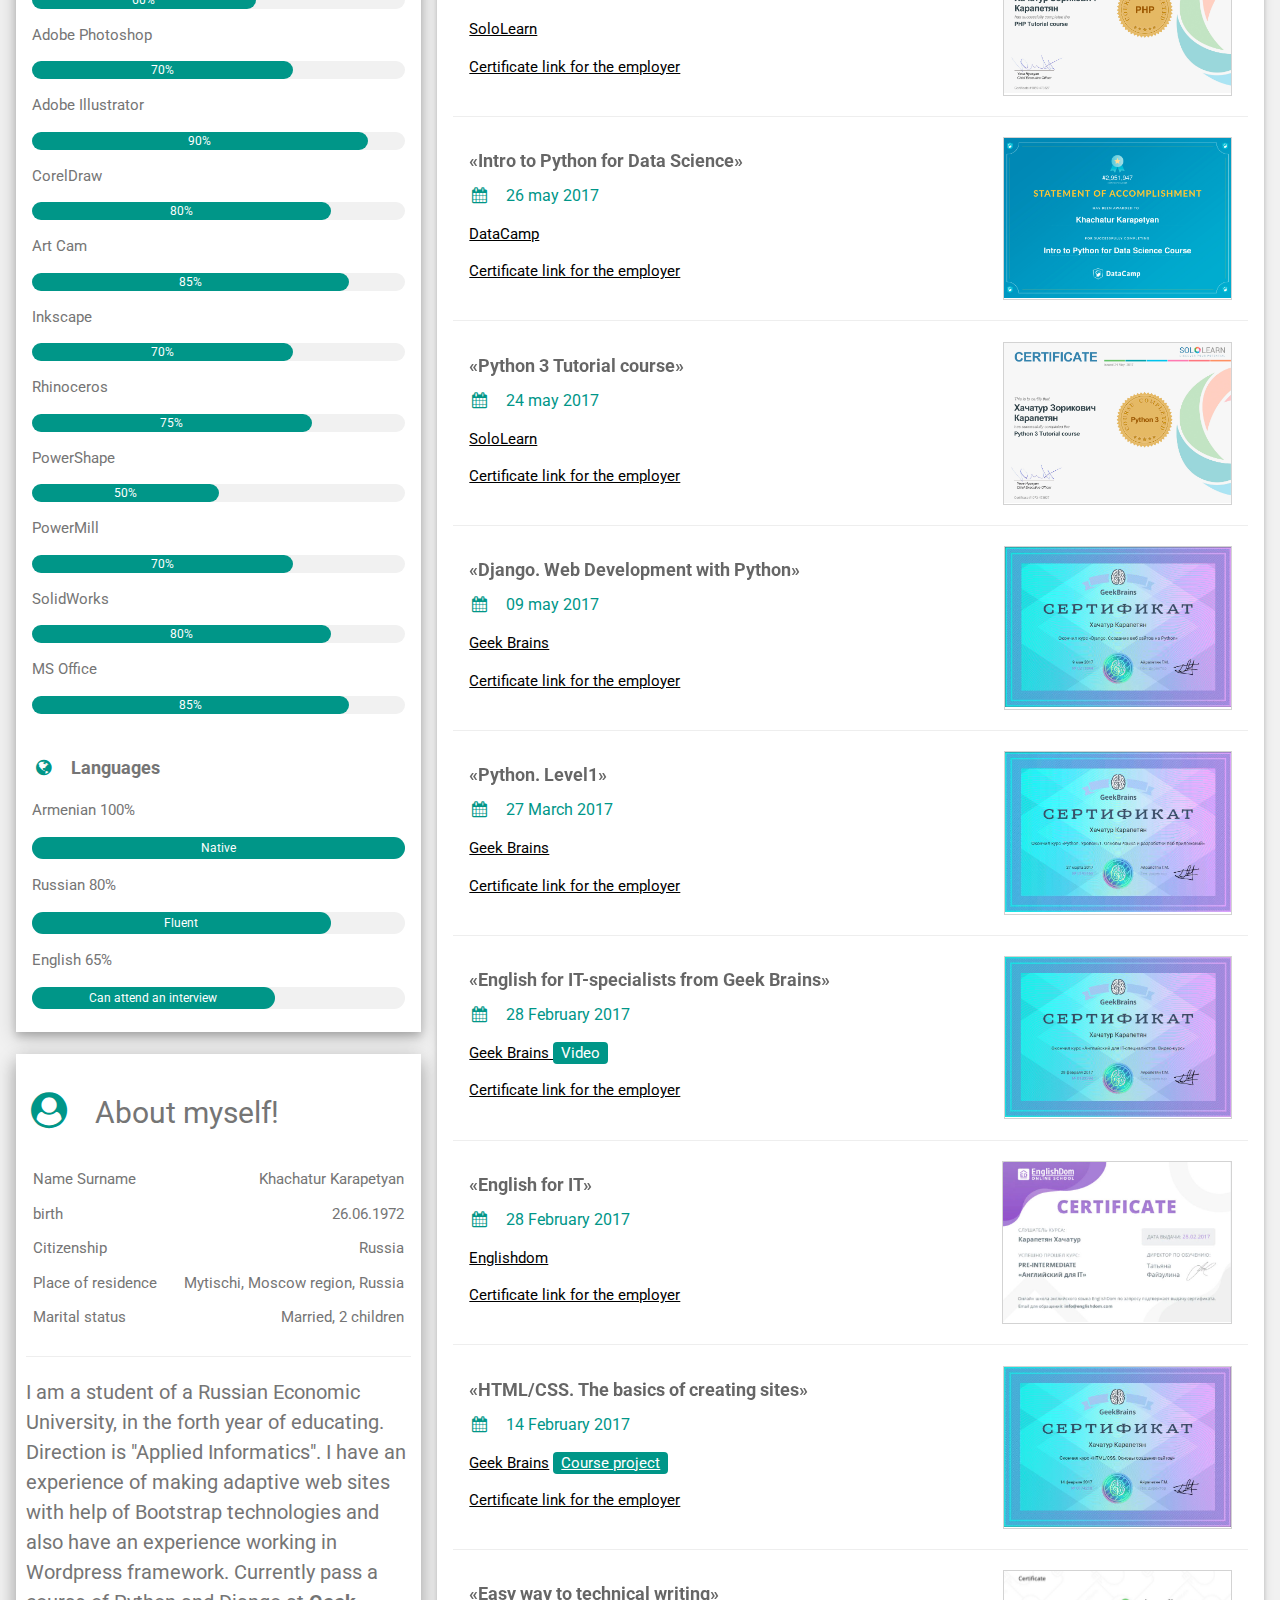
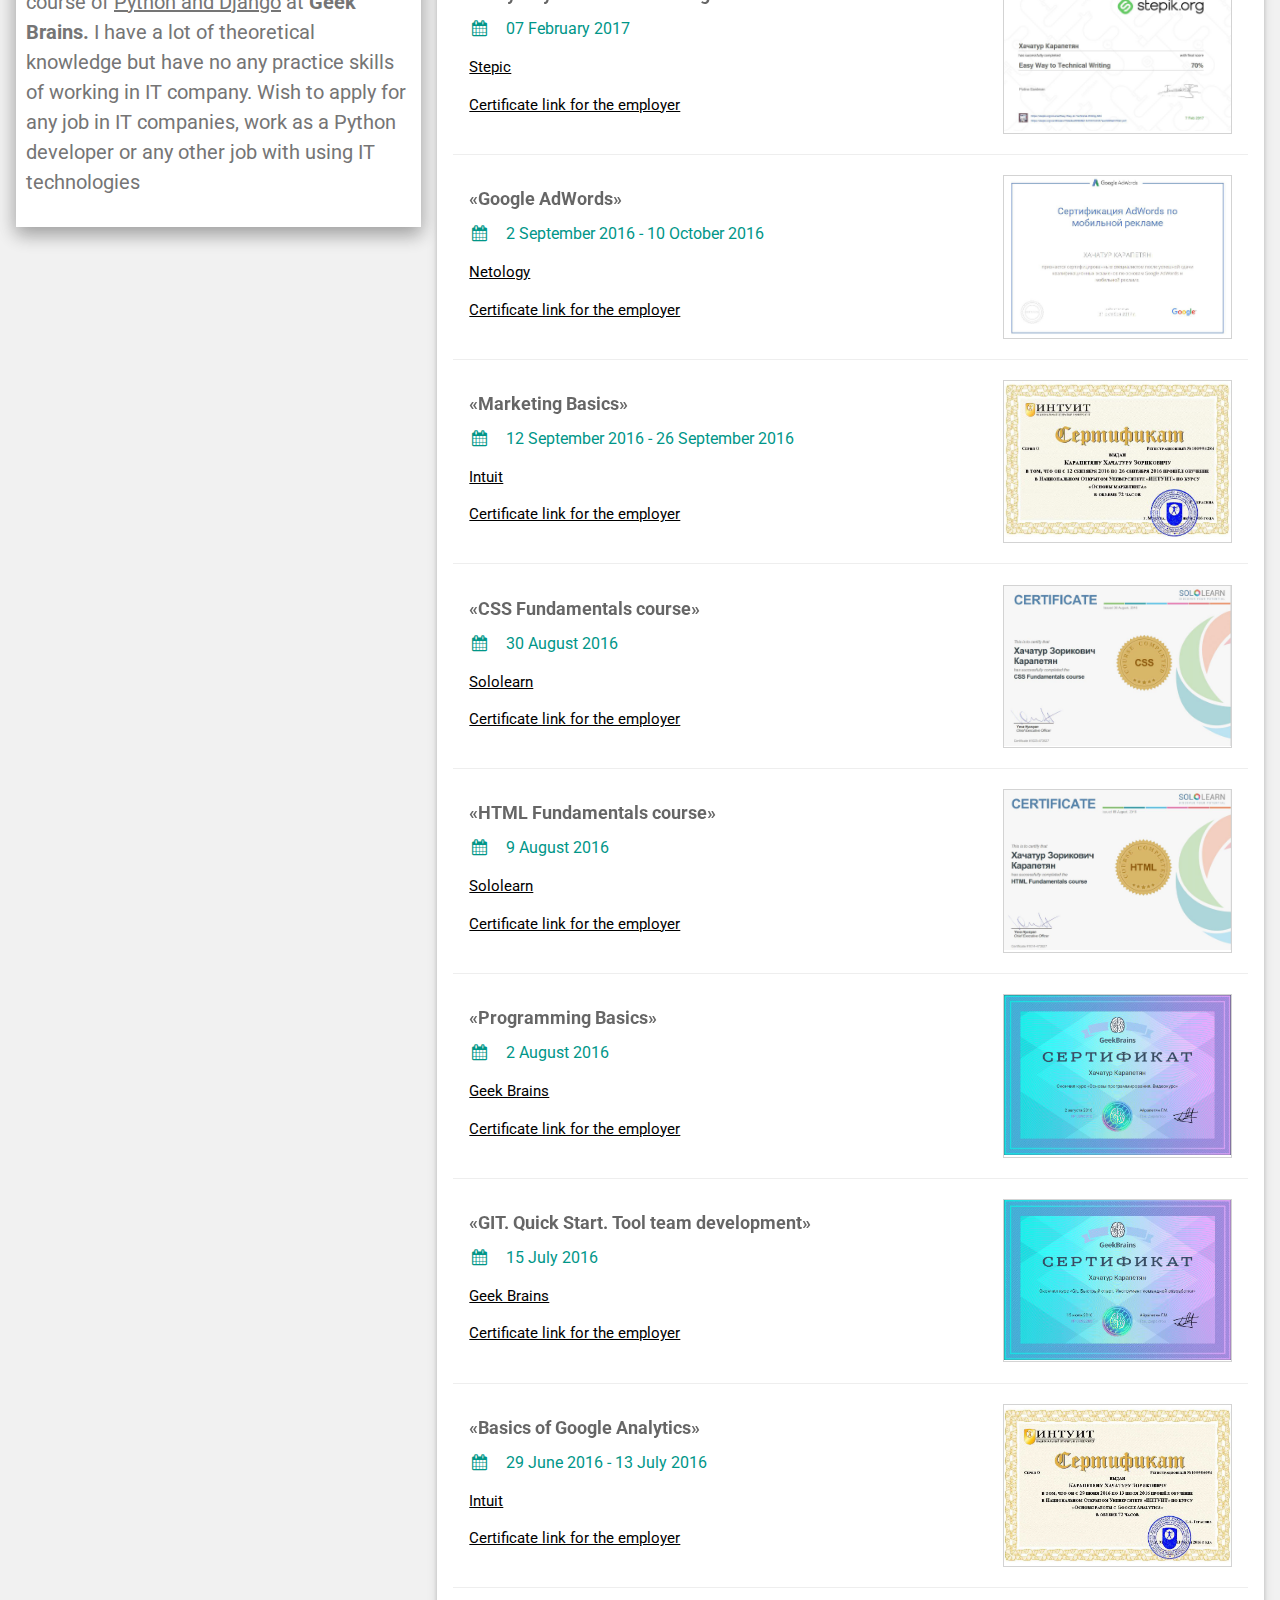
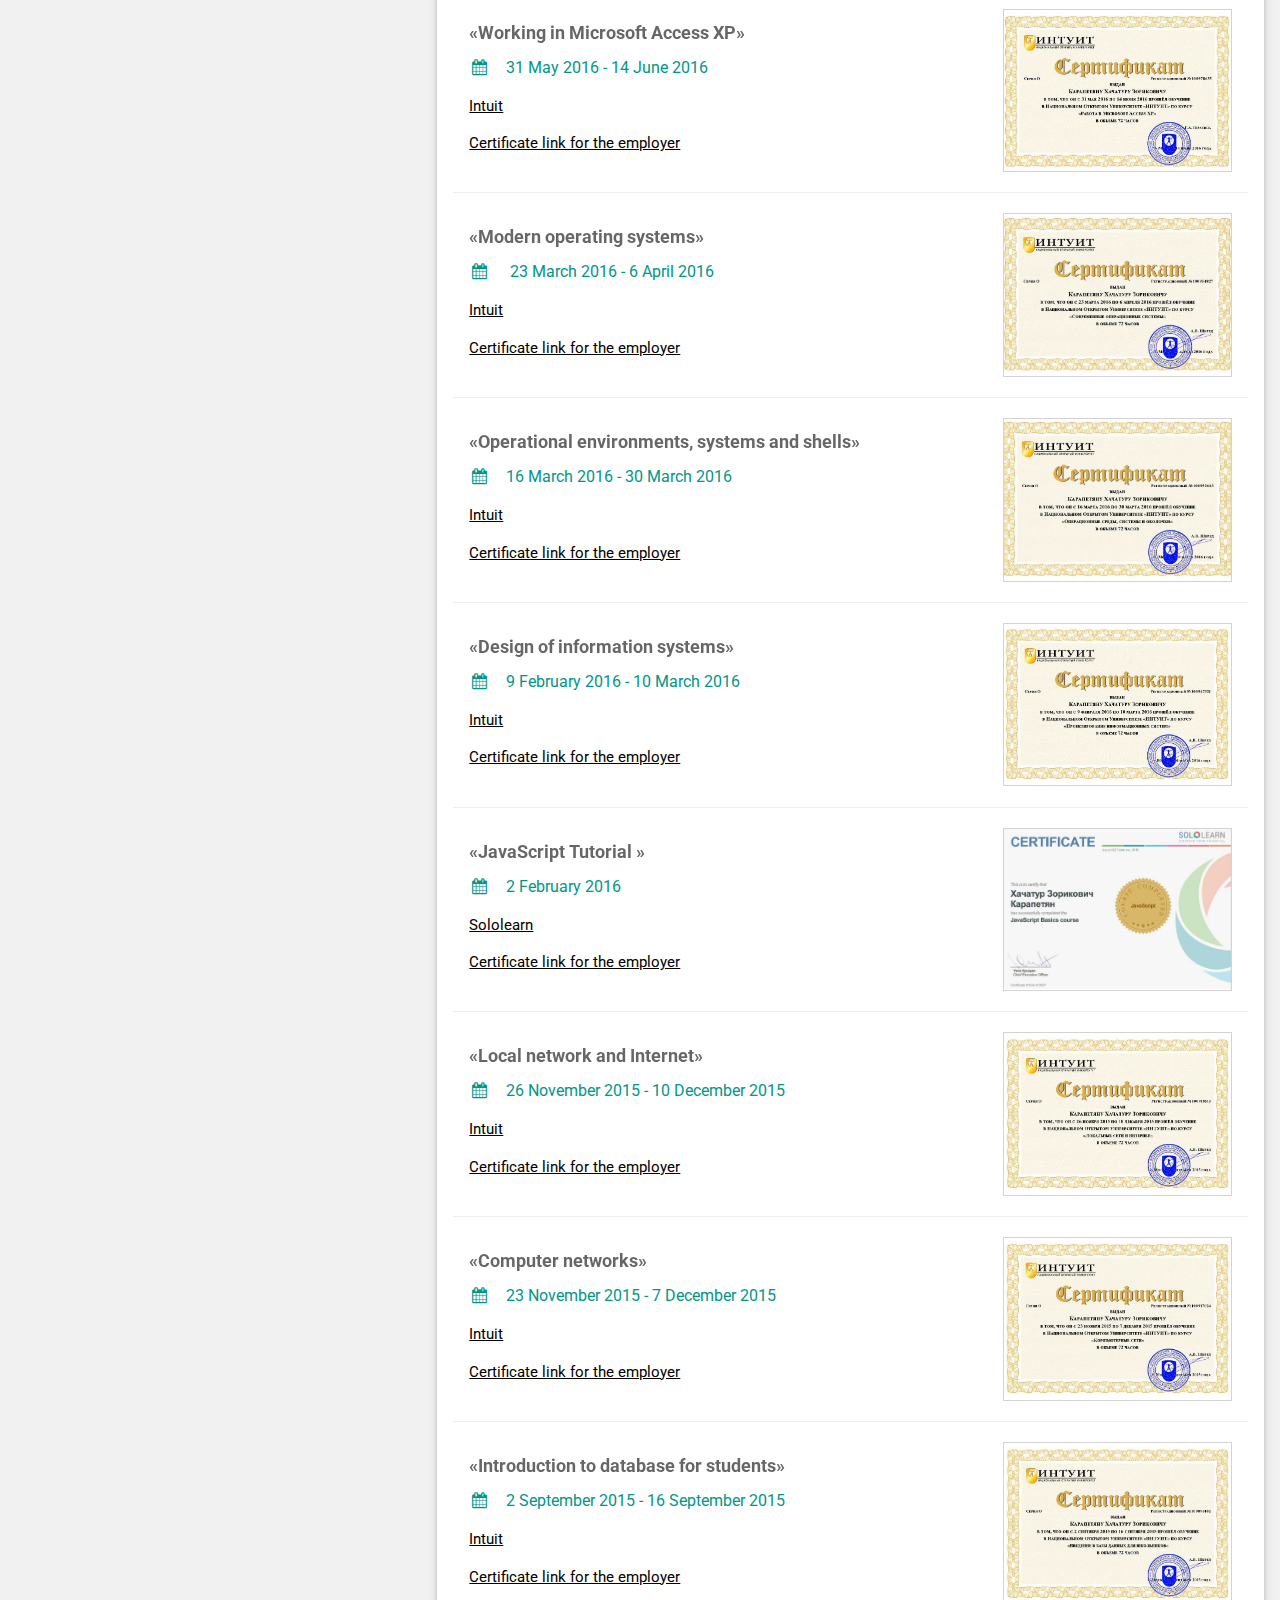
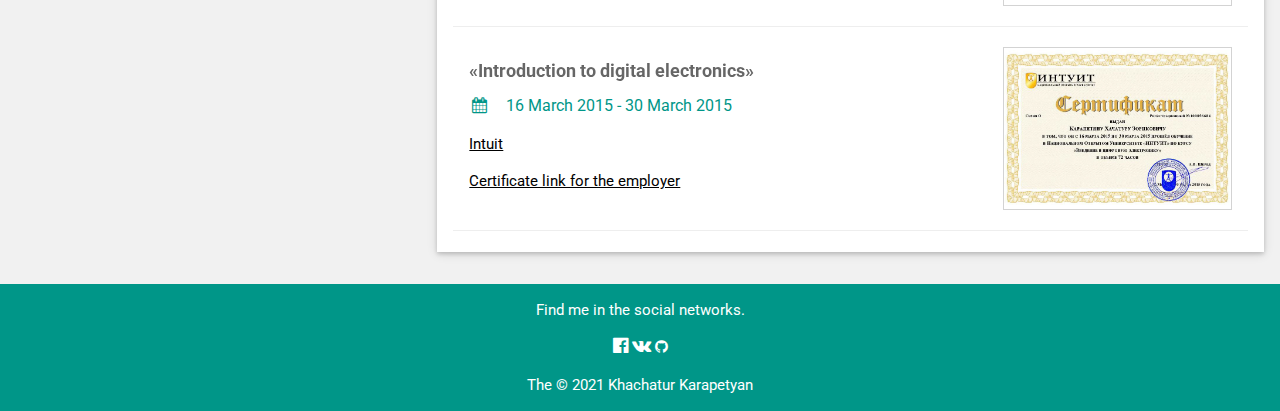
<file: en.html>
<!DOCTYPE html>
<html>
<title>Резюме</title>
<meta charset="UTF-8">
<meta name="keywords" content="internship, practice, junior">
<meta name="description" content="Junior Python / Django web developer">
<meta name="viewport" content="width=device-width, initial-scale=1">
<link rel="icon" href="img/khach.jpg">
<link rel="stylesheet" href="css/w3.css">
<link rel='stylesheet' href='https://fonts.googleapis.com/css?family=Roboto'>
<link rel="stylesheet" href="https://cdnjs.cloudflare.com/ajax/libs/font-awesome/4.7.0/css/font-awesome.min.css">
<style>
    html, body, h1, h2, h3, h4, h5, h6 {
        font-family: "Roboto", sans-serif
    }
</style>
<body class="w3-light-grey">

<!-- Page Container -->
<div class="w3-content w3-margin-top" style="max-width:1400px;">

    <!-- The Grid -->
    <div class="w3-row-padding">

        <!-- Left Column -->
        <div class="w3-third">
            <div class="w3-white w3-text-grey w3-card-4">
                <div class="w3-display-container">
                    <div class="lang-version-khach">
                        <span><a href="index.html">Рус</a></span> / <span><a href="en.html">Eng</a></span>
                    </div>
                    <img src="img/IMG_2256_new.jpg" style="width:100%" alt="Avatar">
                    <div class="w3-display-bottomleft w3-container w3-text-black khach-text">
                        <h2>Khachatur Karapetyan</h2>
                    </div>
                </div>
                <div class="w3-container">
                    <p><i class="fa fa-briefcase fa-fw w3-margin-right w3-large w3-text-teal"></i>Software engineer
                    </p>
                    <p><i class="fa fa-home fa-fw w3-margin-right w3-large w3-text-teal"></i>Mytischi, Moscow region, Russia</p>
                    <p><i class="fa fa-envelope fa-fw w3-margin-right w3-large w3-text-teal"></i><a
                            href="mailto:khachatur2000@mail.ru" target="_blank">khachatur2000@mail.ru</a>
                    </p>
                    <p><i class="fa fa-phone fa-fw w3-margin-right w3-large w3-text-teal"></i>+7 977 389 5899</p>
                    <p><i class="fa fa-skype fa-fw w3-margin-right w3-large w3-text-teal"></i>khach_mobile</p>
                    <p><i class="fa fa-at fa-fw w3-margin-right w3-large w3-text-teal"></i>@khachkara</p>
                    <hr>

                    <!-- ------------------- Skils ----------------------- -->
                    <p class="w3-large"><b><i class="fa fa-asterisk fa-fw w3-margin-right w3-text-teal"></i>Skills</b>

                    <p>MySql</p>
                    <div class="w3-progress-container w3-round-xlarge w3-small">
                        <div class="w3-progressbar w3-round-xlarge w3-teal" style="width:20%">
                            <div class="w3-center w3-text-white">20%</div>
                        </div>
                    </div>

                    <p>C#</p>
                    <div class="w3-progress-container w3-round-xlarge w3-small">
                        <div class="w3-progressbar w3-round-xlarge w3-teal" style="width:20%">
                            <div class="w3-center w3-text-white">20%</div>
                        </div>
                    </div>
                    <p>PHP</p>
                    <div class="w3-progress-container w3-round-xlarge w3-small">
                        <div class="w3-progressbar w3-round-xlarge w3-teal" style="width:20%">
                            <div class="w3-center w3-text-white">20%</div>
                        </div>
                    </div>
                    <p>Python</p>
                    <div class="w3-progress-container w3-round-xlarge w3-small">
                        <div class="w3-progressbar w3-round-xlarge w3-teal" style="width:40%">
                            <div class="w3-center w3-text-white">40%</div>
                        </div>
                    </div>
                    <p>Django</p>
                    <div class="w3-progress-container w3-round-xlarge w3-small">
                        <div class="w3-progressbar w3-round-xlarge w3-teal" style="width:30%">
                            <div class="w3-center w3-text-white">30%</div>
                        </div>
                    </div>
                    <p>HTML</p>
                    <div class="w3-progress-container w3-round-xlarge w3-small">
                        <div class="w3-progressbar w3-round-xlarge w3-teal" style="width:70%">
                            <div class="w3-center w3-text-white">70%</div>
                        </div>
                    </div>
                    <p>CSS</p>
                    <div class="w3-progress-container w3-round-xlarge w3-small">
                        <div class="w3-progressbar w3-round-xlarge w3-teal" style="width:87%">
                            <div class="w3-center w3-text-white">87%</div>
                        </div>
                    </div>
                    <p>JS</p>
                    <div class="w3-progress-container w3-round-xlarge w3-small">
                        <div class="w3-progressbar w3-round-xlarge w3-teal" style="width:45%">
                            <div class="w3-center w3-text-white">45%</div>
                        </div>
                    </div>
                    <p>Bootstrap</p>
                    <div class="w3-progress-container w3-round-xlarge w3-small">
                        <div class="w3-progressbar w3-round-xlarge w3-teal" style="width:60%">
                            <div class="w3-center w3-text-white">60%</div>
                        </div>
                    </div>
                    <p>Wordpress</p>
                    <div class="w3-progress-container w3-round-xlarge w3-small">
                        <div class="w3-progressbar w3-round-xlarge w3-teal" style="width:30%">
                            <div class="w3-center w3-text-white">30%</div>
                        </div>
                    </div>
                    <p>Cs-cart</p>
                    <div class="w3-progress-container w3-round-xlarge w3-small">
                        <div class="w3-progressbar w3-round-xlarge w3-teal" style="width:25%">
                            <div class="w3-center w3-text-white">25%</div>
                        </div>
                    </div>
                    <p>Git</p>
                    <div class="w3-progress-container w3-round-xlarge w3-small">
                        <div class="w3-progressbar w3-round-xlarge w3-teal" style="width:60%">
                            <div class="w3-center w3-text-white">60%</div>
                        </div>
                    </div>
                    </p>
                    <p>Adobe Photoshop</p>
                    <div class="w3-progress-container w3-round-xlarge w3-small">
                        <div class="w3-progressbar w3-round-xlarge w3-teal" style="width:70%">
                            <div class="w3-center w3-text-white">70%</div>
                        </div>
                    </div>
                    <p>Adobe Illustrator</p>
                    <div class="w3-progress-container w3-round-xlarge w3-small">
                        <div class="w3-progressbar w3-round-xlarge w3-teal" style="width:90%">
                            <div class="w3-center w3-text-white">90%</div>
                        </div>
                    </div>
                    <p>CorelDraw</p>
                    <div class="w3-progress-container w3-round-xlarge w3-small">
                        <div class="w3-progressbar w3-round-xlarge w3-teal" style="width:80%">
                            <div class="w3-center w3-text-white">80%</div>
                        </div>
                    </div>
                    <p>Art Cam</p>
                    <div class="w3-progress-container w3-round-xlarge w3-small">
                        <div class="w3-progressbar w3-round-xlarge w3-teal" style="width:85%">
                            <div class="w3-center w3-text-white">85%</div>
                        </div>
                    </div>
                    <p>Inkscape</p>
                    <div class="w3-progress-container w3-round-xlarge w3-small">
                        <div class="w3-progressbar w3-round-xlarge w3-teal" style="width:70%">
                            <div class="w3-center w3-text-white">70%</div>
                        </div>
                    </div>
                    <p>Rhinoceros</p>
                    <div class="w3-progress-container w3-round-xlarge w3-small">
                        <div class="w3-progressbar w3-round-xlarge w3-teal" style="width:75%">
                            <div class="w3-center w3-text-white">75%</div>
                        </div>
                    </div>
                    <p>PowerShape</p>
                    <div class="w3-progress-container w3-round-xlarge w3-small">
                        <div class="w3-progressbar w3-round-xlarge w3-teal" style="width:50%">
                            <div class="w3-center w3-text-white">50%</div>
                        </div>
                    </div>
                    <p>PowerMill</p>
                    <div class="w3-progress-container w3-round-xlarge w3-small">
                        <div class="w3-progressbar w3-round-xlarge w3-teal" style="width:70%">
                            <div class="w3-center w3-text-white">70%</div>
                        </div>
                    </div>
                    <p>SolidWorks</p>
                    <div class="w3-progress-container w3-round-xlarge w3-small">
                        <div class="w3-progressbar w3-round-xlarge w3-teal" style="width:80%">
                            <div class="w3-center w3-text-white">80%</div>
                        </div>
                    </div>
                    <p>MS Office</p>
                    <div class="w3-progress-container w3-round-xlarge w3-small">
                        <div class="w3-progressbar w3-round-xlarge w3-teal" style="width:85%">
                            <div class="w3-center w3-text-white">85%</div>
                        </div>
                    </div>
                    <br>

                    <p class="w3-large w3-text-theme"><b><i class="fa fa-globe fa-fw w3-margin-right w3-text-teal"></i>Languages</b>
                    </p>
                    <p>Armenian 100%</p>
                    <div class="w3-progress-container w3-round-xlarge">
                        <div class="w3-progressbar w3-round-xlarge w3-teal khach-text" style="width:100%">
                            <span>Native</span></div>
                    </div>
                    <p>Russian 80%</p>
                    <div class="w3-progress-container w3-round-xlarge">
                        <div class="w3-progressbar w3-round-xlarge w3-teal khach-text" style="width:80%"><span>Fluent</span>
                        </div>
                    </div>
                    <p>English 65%</p>
                    <div class="w3-progress-container w3-round-xlarge">
                        <div class="w3-progressbar w3-round-xlarge w3-teal khach-text" style="width:65%">
                            <span>Can attend an interview</span></div>
                    </div>
                    <br>
                </div>
            </div>
            <br>

            <div class="tasks">
                <div class="task-1">
                    <h2 class="w3-text-grey w3-padding-16"><i
                            class="fa fa-user-circle fa-fw w3-margin-right w3-xxlarge w3-text-teal"></i>
                        About myself!
                    </h2>
                    <h4>
                        <table>
                            <tr>
                                <td>
                                    Name Surname
                                </td>
                                <td>
                                    Khachatur Karapetyan
                                </td>
                            </tr>
                            <tr>
                                <td>
                                    birth
                                </td>
                                <td>
                                    26.06.1972
                                </td>
                            </tr>
                            <tr>
                                <td>
                                    Citizenship
                                </td>
                                <td>
                                    Russia
                                </td>
                            </tr>
                            <tr>
                                <td>
                                    Place of residence
                                </td>
                                <td>
                                    Mytischi, Moscow region, Russia
                                </td>
                            </tr>
                            <tr>
                                <td>
                                    Marital status
                                </td>
                                <td>
                                    Married, 2 children
                                </td>
                            </tr>

                        </table>
                        <hr>
                        <div class="about">
                            <p>
                                I am a student of a Russian Economic University, in the forth year of educating.
                                Direction is "Applied Informatics". I have an experience of making adaptive web sites with
                                help of Bootstrap technologies and also have an experience working in Wordpress framework.
                                Currently pass a course of
                                <a href="https://geekbrains.ru/professions/python_developer" target = _blank> Python and Django</a>
                                at <b>Geek Brains.</b>
                                I have a lot of theoretical knowledge but have no any practice skills of working in IT company.
                                Wish to apply for any job in IT companies, work as a Python developer or any other job
                                with using IT technologies
                            </p>
                        </div>
                    </h4>
                </div>
            </div>
            <!-- End Left Column -->
        </div>

        <!-- Right Column -->
        <div class="w3-twothird">

            <div class="w3-container w3-card-2 w3-white w3-margin-bottom">
                <div class="lang-version-khach">
                    <span><a href="index.html">Рус</a></span> / <span><a href="en.html">Eng</a></span>
                </div>
                <h2 class="w3-text-grey w3-padding-16">
                    <i class="fa fa-suitcase fa-fw w3-margin-right w3-xxlarge w3-text-teal"></i>
                    Experience
                </h2>

                <div class="w3-container">
                    <h5 class="w3-opacity"><b>Engineer of laser and engraving machines with CNC</b></h5>
                    <P>Place of work: <a href="http://www.estet.ru" target="_blank">The capital Jewelry Factory "ESTET"</a>
                    </P>
                    <P><b>Responsibilities:</b> engraving, cutting, matting, hardware and software maintenance
                        <a href="http://esadigital.ru/catalog/gravirovalnye-stanki/egx-400/" target="_blank">Roland
                            400
                        </a>,
                        <a href="http://www.sisma.com/eng/jewellery/laser/fiber-ytterbium-marking-laser/big-smark-200f-400f-500f-700f.php"
                           target="_blank">SismaLaser Smark 500</a>,
                        <a href="http://sirolasertec.de/" target="_blank">SiroLaserTech Firescan</a>,
                        <a href="http://www.alphalaser.de/en/products/list/ac-300-f/overview.html" target="_blank">AlplaLaser
                            AC200</a>, <a href="http://www.faimond.com/faimond-products/ballsbeads/astra-ov" target="_blank">
                            Faimond Astra OV (machine for diamond cut)</a> .
                    </P>
                    <h6 class="w3-text-teal"><i class="fa fa-calendar fa-fw w3-margin-right"></i>January 2004 - <span
                            class="w3-tag w3-teal w3-round">till now</span></h6>
                    <hr>
                </div>
                <div class="w3-container">
                    <h5 class="w3-opacity"><b>Designer printed products</b></h5>
                        <P>Place of work: <a href="http://euroclimat.ru" target="_blank">"EVROKLIMAT": air conditioning,
                            ventilation, heating equipment</a></P>
                    <P><b>Responsibilities:</b> development of advertising booklets, billboards and banners, typesetting
                        corporate stationery (journals, technical documents)
                    </P>
                    <h6 class="w3-text-teal"><i class="fa fa-calendar fa-fw w3-margin-right"></i>March 2001 - December 2003
                    </h6>
                    <hr>
                </div>
            </div>

            <!--  -------------------- Образование ---------------------------------------------------            -->
            <div class="w3-container w3-card-2 w3-white w3-margin-bottom">
                <h2 class="w3-text-grey w3-padding-16"><i
                        class="fa fa-certificate fa-fw w3-margin-right w3-xxlarge w3-text-teal"></i>Education</h2>
                <div class="w3-container">
                    <h5 class="w3-opacity"><b><a
                            href="http://www.rea.ru/ru/org/faculties/Pages/Fakultet-ehlektronnogo-obuchenija.aspx"
                            target="_blank">Russian Economic University / Applied informatics in the economy</a></b>
                    </h5>
                    <h6 class="w3-text-teal"><i class="fa fa-calendar fa-fw w3-margin-right"></i>2014 - <span
                            class="w3-tag w3-teal w3-round">graduation 2018</span></h6>
                    <p>E-learning / Bachelor</p>
                    <hr>
                </div>
                <div class="w3-container">
                    <h5 class="w3-opacity"><b>
                        <a href="http://polytech.am/wpolytech/?lang=ru" target="_blank">Yerevan Polytechnic
                            Institute / Radio engineering</a></b></h5>
                    <h6 class="w3-text-teal"><i class="fa fa-calendar fa-fw w3-margin-right"></i>1993 - 1998</h6>
                    <p>Full-time training / Bachelor</p>
                    <hr>
                </div>
            </div>

            <!--  -------- Курсы / Сертификаты -------- -->
            <div class="w3-container w3-card-2 w3-white w3-margin-bottom ">
                <h2 class="w3-text-grey w3-padding-16"><i
                        class="fa fa-graduation-cap fa-fw w3-margin-right w3-xxlarge w3-text-teal"></i>Courses /
                    Certificates</h2>
                <hr>

                <div class="container-certificates">

                    <!-- ---------- Конец / Начало блока   -------  -->
                    <div class="w3-container khach-article">
                        <div class="container-article-text">
                            <h5 class="w3-opacity"><b>«Data Base video course»</b></h5>
                            <h6 class="w3-text-teal"><i class="fa fa-calendar fa-fw w3-margin-right"></i>6 September 2017
                            </h6>
                            <p><a  href="https://geekbrains.ru/courses/86" target="_blank">GeekBrains</a>
                                <a class="w3-tag w3-teal w3-round" href="https://github.com/KhachKara/DB"
                                   target="_blank" title="Змейка"> Course exercises </a>
                            </p>

                            <a href="https://geekbrains.ru/certificates/311425.en" target="_blank">Certificate link
                                for the employer</a>
                        </div>
                        <div class="container-article-image">
                            <img src="img/certificates/ScreenShot027.jpg" height="160"
                                 alt="" class="">
                        </div>
                    </div>
                    <hr>
                    <!-- ---------- Конец / Начало блока   -------  -->
                    <div class="w3-container khach-article">
                        <div class="container-article-text">
                            <h5 class="w3-opacity"><b>«Object Oriented Programming»</b></h5>
                            <h6 class="w3-text-teal"><i class="fa fa-calendar fa-fw w3-margin-right"></i>4 September 2017
                            </h6>
                            <p><a  href="https://geekbrains.ru/courses/70" target="_blank">GeekBrains</a>
                                <a class="w3-tag w3-teal w3-round" href="https://github.com/KhachKara/snake"
                                   target="_blank" title="Змейка"> Course project</a>
                            </p>

                            <a href="https://geekbrains.ru/certificates/309801.en" target="_blank">Certificate link
                                for the employer</a>
                        </div>
                        <div class="container-article-image">
                            <img src="img/certificates/ScreenShot027.jpg" height="160"
                                 alt="" class="">
                        </div>
                    </div>
                    <hr>
                    <!-- ---------- Конец / Начало блока   -------  -->                    <div class="w3-container khach-article">
                        <div class="container-article-text">
                            <h5 class="w3-opacity"><b>«PHP Tutorial course»</b></h5>
                            <h6 class="w3-text-teal"><i class="fa fa-calendar fa-fw w3-margin-right"></i>30 may 2017
                            </h6>
                            <p><a  href="https://www.sololearn.com/Play/PHP" target="_blank">SoloLearn
                            </p>
                            <a href="https://www.sololearn.com/Certificate/1059-473527/pdf/" target="_blank">Certificate link
                                for the employer</a>
                        </div>
                        <div class="container-article-image">
                            <img src="img/certificates/ScreenShot026.jpg" height="160"
                                 alt="" class="">
                        </div>
                    </div>
                    <hr>
                    <!-- ----------  Начало блока   -------  -->
                    <div class="w3-container khach-article">
                        <div class="container-article-text">
                            <h5 class="w3-opacity"><b>«Intro to Python for Data Science»</b></h5>
                            <h6 class="w3-text-teal"><i class="fa fa-calendar fa-fw w3-margin-right"></i>26 may 2017
                            </h6>
                            <p><a  href="https://www.datacamp.com/courses/intro-to-python-for-data-science" target="_blank">DataCamp
                            </p>
                            <a href="https://www.datacamp.com/statement-of-accomplishment/course/cc39e8dd52a0bd40ddbed44bac14331a43252b79" target="_blank">Certificate link
                                for the employer</a>
                        </div>
                        <div class="container-article-image">
                            <img src="img/certificates/ScreenShot025.jpg" height="160"
                                 alt="" class="">
                        </div>
                    </div>
                    <hr>
                    <!-- ---------- Конец / Начало блока   -------  -->
                    <div class="w3-container khach-article">
                        <div class="container-article-text">
                            <h5 class="w3-opacity"><b>«Python 3 Tutorial course»</b></h5>
                            <h6 class="w3-text-teal"><i class="fa fa-calendar fa-fw w3-margin-right"></i>24 may 2017
                            </h6>
                            <p><a  href="https://www.sololearn.com/Course/Python/" target="_blank">SoloLearn
                            </p>
                            <a href="https://www.sololearn.com/Certificate/1073-473527/pdf/" target="_blank">Certificate link
                                for the employer</a>
                        </div>
                        <div class="container-article-image">
                            <img src="img/certificates/ScreenShot024.jpg" height="160"
                                 alt="" class="">
                        </div>
                    </div>
                    <hr>
                    <!-- ---------- Конец / Начало блока   -------  -->
                    <div class="w3-container khach-article">
                        <div class="container-article-text">
                            <h5 class="w3-opacity"><b>«Django. Web Development with Python»</b></h5>
                            <h6 class="w3-text-teal"><i class="fa fa-calendar fa-fw w3-margin-right"></i>09 may 2017
                            </h6>
                            <p><a  href="https://geekbrains.ru/streams/1749/lessons/11038" target="_blank">Geek Brains
                            </p>
                            <a href="https://geekbrains.ru/certificates/211844" target="_blank">Certificate link
                                for the employer</a>
                        </div>
                        <div class="container-article-image">
                            <img src="img/certificates/ScreenShot023.jpg" height="160"
                                 alt="" class="">
                        </div>
                    </div>
                    <hr>
                    <!-- ---------- Конец / Начало блока   -------  -->
                    <div class="w3-container khach-article">
                        <div class="container-article-text">
                            <h5 class="w3-opacity"><b>«Python. Level1»</b></h5>
                            <h6 class="w3-text-teal"><i class="fa fa-calendar fa-fw w3-margin-right"></i>27 March 2017
                            </h6>
                            <p><a  href="https://geekbrains.ru/streams/1490/lessons/9843" target="_blank">Geek Brains
                            </p>
                            <a href="https://geekbrains.ru/certificates/195165.en" target="_blank">Certificate link
                                for the employer</a>
                        </div>
                        <div class="container-article-image">
                            <img src="img/certificates/ScreenShot022.jpg" height="160"
                                 alt="" class="">
                        </div>
                    </div>
                    <hr>
                    <!-- ---------- Конец / Начало блока   -------  -->
                    <div class="w3-container khach-article">
                        <div class="container-article-text">
                            <h5 class="w3-opacity"><b>«English for IT-specialists from Geek Brains»</b></h5>
                            <h6 class="w3-text-teal"><i class="fa fa-calendar fa-fw w3-margin-right"></i>28 February 2017
                            </h6>
                            <p><a  href="https://geekbrains.ru/courses/98/chapters/1278" target="_blank">Geek Brains
                                <span class="w3-tag w3-teal w3-round"> Video </span></a>
                            </p>
                            <a href="https://geekbrains.ru/certificates/183394.en" target="_blank">Certificate link
                                for the employer</a>
                        </div>
                        <div class="container-article-image">
                            <img src="img/certificates/ScreenShot021.jpg" height="160"
                                 alt="" class="">
                        </div>
                    </div>
                    <hr>
                    <!-- ---------- Конец / Начало блока   -------  -->
                    <div class="w3-container khach-article">
                        <div class="container-article-text">
                            <h5 class="w3-opacity"><b>«English for IT»</b></h5>
                            <h6 class="w3-text-teal"><i class="fa fa-calendar fa-fw w3-margin-right"></i>28 February 2017
                            </h6>
                            <p><a href="https://www.englishdom.com/courses/english-for-it/" target="_blank">Englishdom</a>
                            </p>
                            <a href="https://www.englishdom.com/cn/6c3851b4/" target="_blank">Certificate link
                                for the employer</a>
                        </div>
                        <div class="container-article-image">
                            <img src="img/certificates/ScreenShot020.jpg" height="160"
                                 alt="" class="">
                        </div>
                    </div>
                    <hr>
                    <!-- ---------- Конец / Начало блока   -------  -->
                    <div class="w3-container khach-article">
                        <div class="container-article-text">
                            <h5 class="w3-opacity"><b>«HTML/CSS. The basics of creating sites»</b></h5>
                            <h6 class="w3-text-teal"><i class="fa fa-calendar fa-fw w3-margin-right"></i>14 February 2017
                            </h6>
                            <p><a href="https://geekbrains.ru/streams/1359/lessons/9227" target="_blank">Geek Brains</a>
                                <a class="w3-tag w3-teal w3-round" href="http://study-khach.xyz/magazin-fruktov/"
                                   target="_blank" title="Интернет магазин фруктов">Course project</a>
                            </p>
                            <a href="https://geekbrains.ru/certificates/174218.en" target="_blank">Certificate link
                                for the employer</a>
                        </div>
                        <div class="container-article-image">
                            <img src="img/certificates/ScreenShot001.jpg" height="160"
                                 alt="" class="">
                        </div>
                    </div>
                    <hr>
                    <!-- ---------- Конец / Начало блока   -------  -->
                    <div class="w3-container khach-article">
                        <div class="container-article-text">
                            <h5 class="w3-opacity"><b>«Easy way to technical writing»</b></h5>
                            <h6 class="w3-text-teal"><i class="fa fa-calendar fa-fw w3-margin-right"></i>07 February 2017
                            </h6>
                            <p><a href="https://stepik.org/course/Easy-Way-to-Technical-Writing-684/syllabus"
                                  target="_blank">Stepic</a></p>
                            <a href="https://stepik.org/certificate/278de9e295686b13d7837c0337eec900fa03762c.pdf"
                               target="_blank">Certificate link for the employer</a>
                        </div>
                        <div class="container-article-image">
                            <img src="img/certificates/ScreenShot002.jpg" height="160"
                                 alt="" class="">
                        </div>
                    </div>
                    <hr>
                    <!-- ---------- Конец / Начало блока   -------  -->
                    <div class="w3-container khach-article">
                        <div class="container-article-text">
                            <h5 class="w3-opacity"><b>«Google AdWords»</b></h5>
                            <h6 class="w3-text-teal"><i class="fa fa-calendar fa-fw w3-margin-right"></i>2 September 2016
                                - 10 October 2016</h6>
                            <p><a href="http://netology.ru/profile/program/GA-1/schedule/all"
                                  target="_blank">Netology</a>
                            </p>
                            <a href="https://www.google.com/partners/?hl=ru#p_certification_html;cert=6"
                               target="_blank">Certificate link for the employer</a>
                        </div>
                        <div class="container-article-image">
                            <img src="img/certificates/ScreenShot003.jpg" height="160"
                                 alt="" class="">
                        </div>
                    </div>
                    <hr>
                    <!-- ---------- Конец / Начало блока   -------  -->
                    <div class="w3-container khach-article">
                        <div class="container-article-text">
                            <h5 class="w3-opacity"><b>«Marketing Basics»</b></h5>
                            <h6 class="w3-text-teal"><i class="fa fa-calendar fa-fw w3-margin-right"></i>12 September
                                2016 - 26 September 2016</h6>
                            <p><a href="http://www.intuit.ru/studies/courses/3535/777/info" target="_blank">Intuit</a>
                            </p>
                            <a href="http://www.intuit.ru/verifydiplomas/100994284" target="_blank">
                                Certificate link for the employer</a>
                        </div>
                        <div class="container-article-image">
                            <img src="img/certificates/ScreenShot004.jpg" height="160"
                                 alt="" class="">
                        </div>
                    </div>
                    <hr>
                    <!-- ---------- Конец / Начало блока   -------  -->
                    <div class="w3-container khach-article">
                        <div class="container-article-text">
                            <h5 class="w3-opacity"><b>«CSS Fundamentals course»</b></h5>
                            <h6 class="w3-text-teal"><i class="fa fa-calendar fa-fw w3-margin-right"></i>30 August 2016
                            </h6>
                            <p><a href="https://www.sololearn.com/Course/CSS/" target="_blank">Sololearn</a></p>
                            <a href="http://www.sololearn.com/Certificate/1023-473527/pdf/" target="_blank">
                                Certificate link for the employer</a>
                        </div>
                        <div class="container-article-image">
                            <img src="img/certificates/ScreenShot005.jpg" height="160"
                                 alt="" class="">
                        </div>
                    </div>
                    <hr>
                    <!-- ---------- Конец / Начало блока   -------  -->
                    <div class="w3-container khach-article">
                        <div class="container-article-text">
                            <h5 class="w3-opacity"><b>«HTML Fundamentals course»</b></h5>
                            <h6 class="w3-text-teal"><i class="fa fa-calendar fa-fw w3-margin-right"></i>9 August 2016
                            </h6>
                            <p><a href="https://www.sololearn.com/Course/HTML/" target="_blank">Sololearn</a></p>
                            <a href="http://www.sololearn.com/Certificate/1014-473527/pdf/" target="_blank">
                                Certificate link for the employer</a>
                        </div>
                        <div class="container-article-image">
                            <img src="img/certificates/ScreenShot006.jpg" height="160"
                                 alt="" class="">
                        </div>
                    </div>
                    <hr>
                    <!-- ---------- Конец / Начало блока   -------  -->
                    <div class="w3-container khach-article">
                        <div class="container-article-text">
                            <h5 class="w3-opacity"><b>«Programming Basics»</b></h5>
                            <h6 class="w3-text-teal"><i class="fa fa-calendar fa-fw w3-margin-right"></i>2 August 2016
                            </h6>
                            <p><a href="https://geekbrains.ru/courses/58/chapters/868" target="_blank">Geek Brains</a>
                            </p>
                            <a href="https://geekbrains.ru/certificates/96910.en" target="_blank">
                                Certificate link for the employer</a>
                        </div>
                        <div class="container-article-image">
                            <img src="img/certificates/ScreenShot007.jpg" height="160"
                                 alt="" class="">
                        </div>
                    </div>
                    <hr>
                    <!-- ---------- Конец / Начало блока   -------  -->
                    <div class="w3-container khach-article">
                        <div class="container-article-text">
                            <h5 class="w3-opacity"><b>«GIT. Quick Start. Tool team development»</b></h5>
                            <h6 class="w3-text-teal"><i class="fa fa-calendar fa-fw w3-margin-right"></i>15 July 2016
                            </h6>
                            <p><a href="https://geekbrains.ru/courses/66/chapters/942" target="_blank">Geek Brains</a>
                            </p>
                            <a href="https://geekbrains.ru/certificates/92269.en" target="_blank">
                                Certificate link for the employer</a>
                        </div>
                        <div class="container-article-image">
                            <img src="img/certificates/ScreenShot008.jpg" height="160"
                                 alt="" class="">
                        </div>
                    </div>
                    <hr>
                    <!-- ---------- Конец / Начало блока   -------  -->
                    <div class="w3-container khach-article">
                        <div class="container-article-text">
                            <h5 class="w3-opacity"><b>«Basics of Google Analytics»</b></h5>
                            <h6 class="w3-text-teal"><i class="fa fa-calendar fa-fw w3-margin-right"></i>29 June 2016 -
                                13
                                July 2016</h6>
                            <p><a href="http://www.intuit.ru/studies/courses/4493/1018/info" target="_blank">Intuit</a>
                            </p>
                            <a href="http://www.intuit.ru/verifydiplomas/100986054" target="_blank">
                                Certificate link for the employer</a>
                        </div>
                        <div class="container-article-image">
                            <img src="img/certificates/ScreenShot009.jpg" height="160"
                                 alt="" class="">
                        </div>
                    </div>
                    <hr>
                    <!-- ---------- Конец / Начало блока   -------  -->
                    <div class="w3-container khach-article">
                        <div class="container-article-text">
                            <h5 class="w3-opacity"><b>«Working in Microsoft Access XP»</b></h5>
                            <h6 class="w3-text-teal"><i class="fa fa-calendar fa-fw w3-margin-right"></i>31 May 2016 -
                                14
                                June 2016</h6>
                            <p><a href="http://www.intuit.ru/studies/courses/1127/126/info" target="_blank">Intuit</a>
                            </p>
                            <a href="http://www.intuit.ru/verifydiplomas/100978655" target="_blank">
                                Certificate link for the employer</a>
                        </div>
                        <div class="container-article-image">
                            <img src="img/certificates/ScreenShot010.jpg" height="160"
                                 alt="" class="">
                        </div>
                    </div>
                    <hr>
                    <!-- ---------- Конец / Начало блока   -------  -->
                    <div class="w3-container khach-article">
                        <div class="container-article-text">
                            <h5 class="w3-opacity"><b>«Modern operating systems»</b></h5>
                            <h6 class="w3-text-teal"><i class="fa fa-calendar fa-fw w3-margin-right"></i>
                                23 March 2016 - 6 April 2016</h6>
                            <p><a href="http://www.intuit.ru/studies/courses/631/487/info" target="_blank">Intuit</a>
                            </p>
                            <a href="http://www.intuit.ru/verifydiplomas/100954827" target="_blank">
                                Certificate link for the employer</a>
                        </div>
                        <div class="container-article-image">
                            <img src="img/certificates/ScreenShot011.jpg" height="160"
                                 alt="" class="">
                        </div>
                    </div>
                    <hr>
                    <!-- ---------- Конец / Начало блока   -------  -->
                    <div class="w3-container khach-article">
                        <div class="container-article-text">
                            <h5 class="w3-opacity"><b>«Operational environments, systems and shells»</b></h5>
                            <h6 class="w3-text-teal"><i class="fa fa-calendar fa-fw w3-margin-right"></i>16 March 2016 -
                                30
                                March 2016</h6>
                            <p><a href="http://www.intuit.ru/studies/courses/492/348/info" target="_blank">Intuit</a>
                            </p>
                            <a href="http://www.intuit.ru/verifydiplomas/100952663" target="_blank">
                                Certificate link for the employer</a>
                        </div>
                        <div class="container-article-image">
                            <img src="img/certificates/ScreenShot012.jpg" height="160"
                                 alt="" class="">
                        </div>
                    </div>
                    <hr>
                    <!-- ---------- Конец / Начало блока   -------  -->
                    <div class="w3-container khach-article">
                        <div class="container-article-text">
                            <h5 class="w3-opacity"><b>«Design of information systems»</b></h5>
                            <h6 class="w3-text-teal"><i class="fa fa-calendar fa-fw w3-margin-right"></i>9 February 2016
                                - 10
                                March 2016</h6>
                            <p><a href="http://www.intuit.ru/studies/courses/2195/55/info" target="_blank">Intuit</a>
                            </p>
                            <a href="http://www.intuit.ru/verifydiplomas/100947321" target="_blank">
                                Certificate link for the employer</a>
                        </div>
                        <div class="container-article-image">
                            <img src="img/certificates/ScreenShot013.jpg" height="160"
                                 alt="" class="">
                        </div>
                    </div>
                    <hr>
                    <!-- ---------- Конец / Начало блока   -------  -->
                    <div class="w3-container khach-article">
                        <div class="container-article-text">
                            <h5 class="w3-opacity"><b>«JavaScript Tutorial »</b></h5>
                            <h6 class="w3-text-teal"><i class="fa fa-calendar fa-fw w3-margin-right"></i>2 February 2016
                            </h6>
                            <p><a href="https://www.sololearn.com/Course/JavaScript/" target="_blank">Sololearn</a></p>
                            <a href="http://www.sololearn.com/Certificate/1024-473527/pdf/" target="_blank">
                                Certificate link for the employer</a>
                        </div>
                        <div class="container-article-image">
                            <img src="img/certificates/ScreenShot014.jpg" height="160"
                                 alt="" class="">
                        </div>
                    </div>
                    <hr>
                    <!-- ---------- Конец / Начало блока   -------  -->
                    <div class="w3-container khach-article">
                        <div class="container-article-text">
                            <h5 class="w3-opacity"><b>«Local network and Internet»</b></h5>
                            <h6 class="w3-text-teal"><i class="fa fa-calendar fa-fw w3-margin-right"></i>26 November 2015
                                - 10 December 2015</h6>
                            <p><a href="http://www.intuit.ru/studies/courses/509/365/info" target="_blank">Intuit</a>
                            </p>
                            <a href="http://www.intuit.ru/verifydiplomas/100918513" target="_blank">
                                Certificate link for the employer</a>
                        </div>
                        <div class="container-article-image">
                            <img src="img/certificates/ScreenShot015.jpg" height="160"
                                 alt="" class="">
                        </div>
                    </div>
                    <hr>
                    <!-- ---------- Конец / Начало блока   -------  -->
                    <div class="w3-container khach-article">
                        <div class="container-article-text">
                            <h5 class="w3-opacity"><b>«Computer networks»</b></h5>
                            <h6 class="w3-text-teal"><i class="fa fa-calendar fa-fw w3-margin-right"></i>23 November 2015
                                - 7
                                December 2015</h6>
                            <p><a href="http://www.intuit.ru/studies/courses/3688/930/info" target="_blank">Intuit</a>
                            </p>
                            <a href="http://www.intuit.ru/verifydiplomas/100917024" target="_blank">
                                Certificate link for the employer</a>
                        </div>
                        <div class="container-article-image">
                            <img src="img/certificates/ScreenShot016.jpg" height="160"
                                 alt="" class="">
                        </div>
                    </div>
                    <hr>
                    <!-- ---------- Конец / Начало блока   -------  -->
                    <div class="w3-container khach-article">
                        <div class="container-article-text">
                            <h5 class="w3-opacity"><b>«Introduction to database for students»</b></h5>
                            <h6 class="w3-text-teal"><i class="fa fa-calendar fa-fw w3-margin-right"></i>2 September 2015
                                - 16 September 2015</h6>
                            <p><a href="http://www.intuit.ru/studies/courses/3688/930/info" target="_blank">Intuit</a>
                            </p>
                            <a href="http://www.intuit.ru/verifydiplomas/100893102" target="_blank">
                                Certificate link for the employer</a>
                        </div>
                        <div class="container-article-image">
                            <img src="img/certificates/ScreenShot017.jpg" height="160"
                                 alt="" class="">
                        </div>
                    </div>
                    <hr>
                    <!-- ---------- Конец / Начало блока   -------  -->
                    <div class="w3-container khach-article">
                        <div class="container-article-text">
                            <h5 class="w3-opacity"><b>«Introduction to digital electronics»</b></h5>
                            <h6 class="w3-text-teal"><i class="fa fa-calendar fa-fw w3-margin-right"></i>16 March 2015 -
                                30 March 2015</h6>
                            <p><a href="http://www.intuit.ru/studies/courses/3688/930/info" target="_blank">Intuit</a>
                            </p>
                            <a href="http://www.intuit.ru/verifydiplomas/100856684" target="_blank">
                                Certificate link for the employer</a>
                        </div>
                        <div class="container-article-image">
                            <img src="img/certificates/ScreenShot018.jpg" height="160"
                                 alt="" class="">
                        </div>
                    </div>
                    <hr>
                    <!-- ----------  конец блока   -------  -->
                </div>

            </div>

        </div>

    </div>

</div>

<!-- Page Footer -->
<footer class="w3-container w3-teal w3-center w3-margin-top">
    <p>Find me in the social networks.</p>
    <a href="https://www.facebook.com/khachkara?ref=bookmarks" target="_blank"><i
            class="fa fa-facebook-official w3-hover-text-indigo w3-large"></i></a>
    <a href="https://vk.com/id39817202" target="_blank"><i class="fa fa-vk w3-hover-text-indigo w3-large"></i></a>
    <a href="https://github.com/KhachKara" target="_blank"><i class="fa fa-github" aria-hidden="true"></i></a>
    
    <p>The © 2021 Khachatur Karapetyan</p>
</footer>
<!-- ----------------------------- Google Analytics -------------------------------- -->
<script>
    (function(i,s,o,g,r,a,m){i['GoogleAnalyticsObject']=r;i[r]=i[r]||function(){
            (i[r].q=i[r].q||[]).push(arguments)},i[r].l=1*new Date();a=s.createElement(o),
        m=s.getElementsByTagName(o)[0];a.async=1;a.src=g;m.parentNode.insertBefore(a,m)
    })(window,document,'script','https://www.google-analytics.com/analytics.js','ga');

    ga('create', 'UA-82473223-1', 'auto');
    ga('send', 'pageview');
</script>


</body>
</html>
</file>
